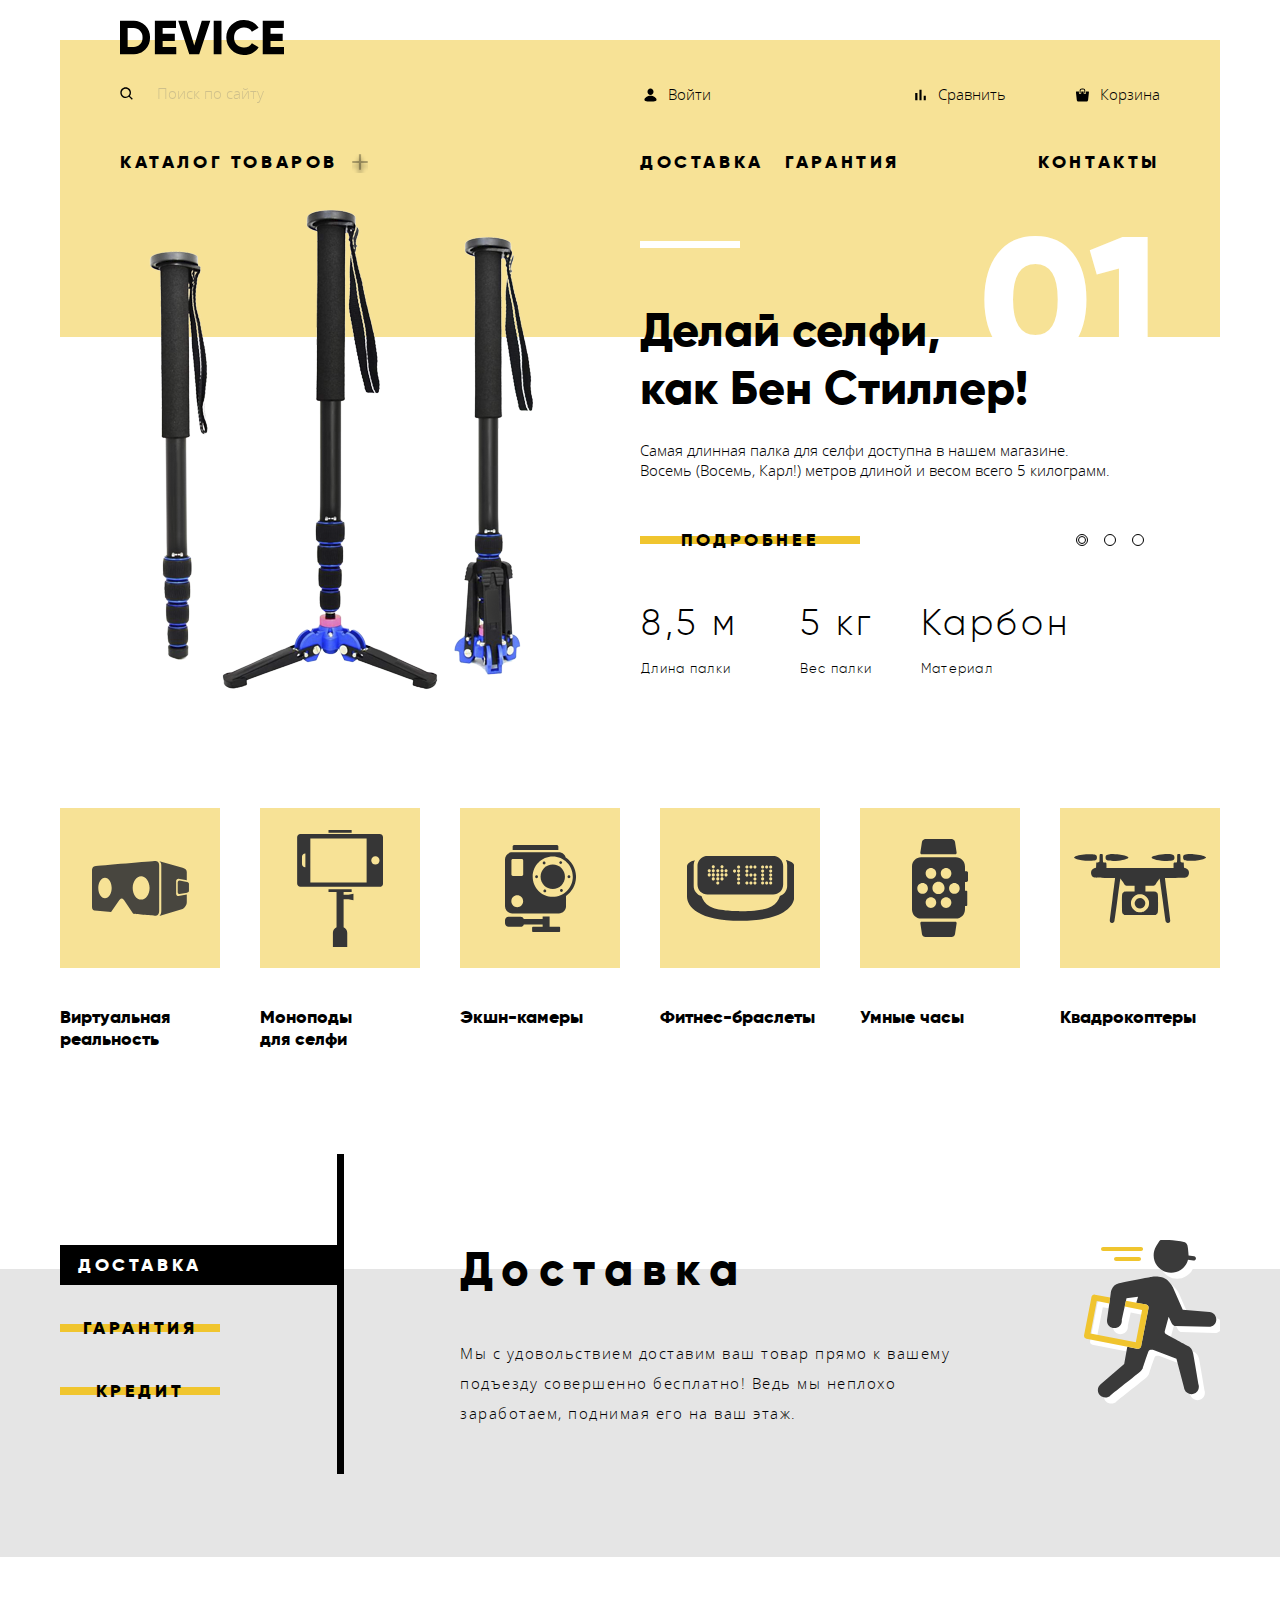
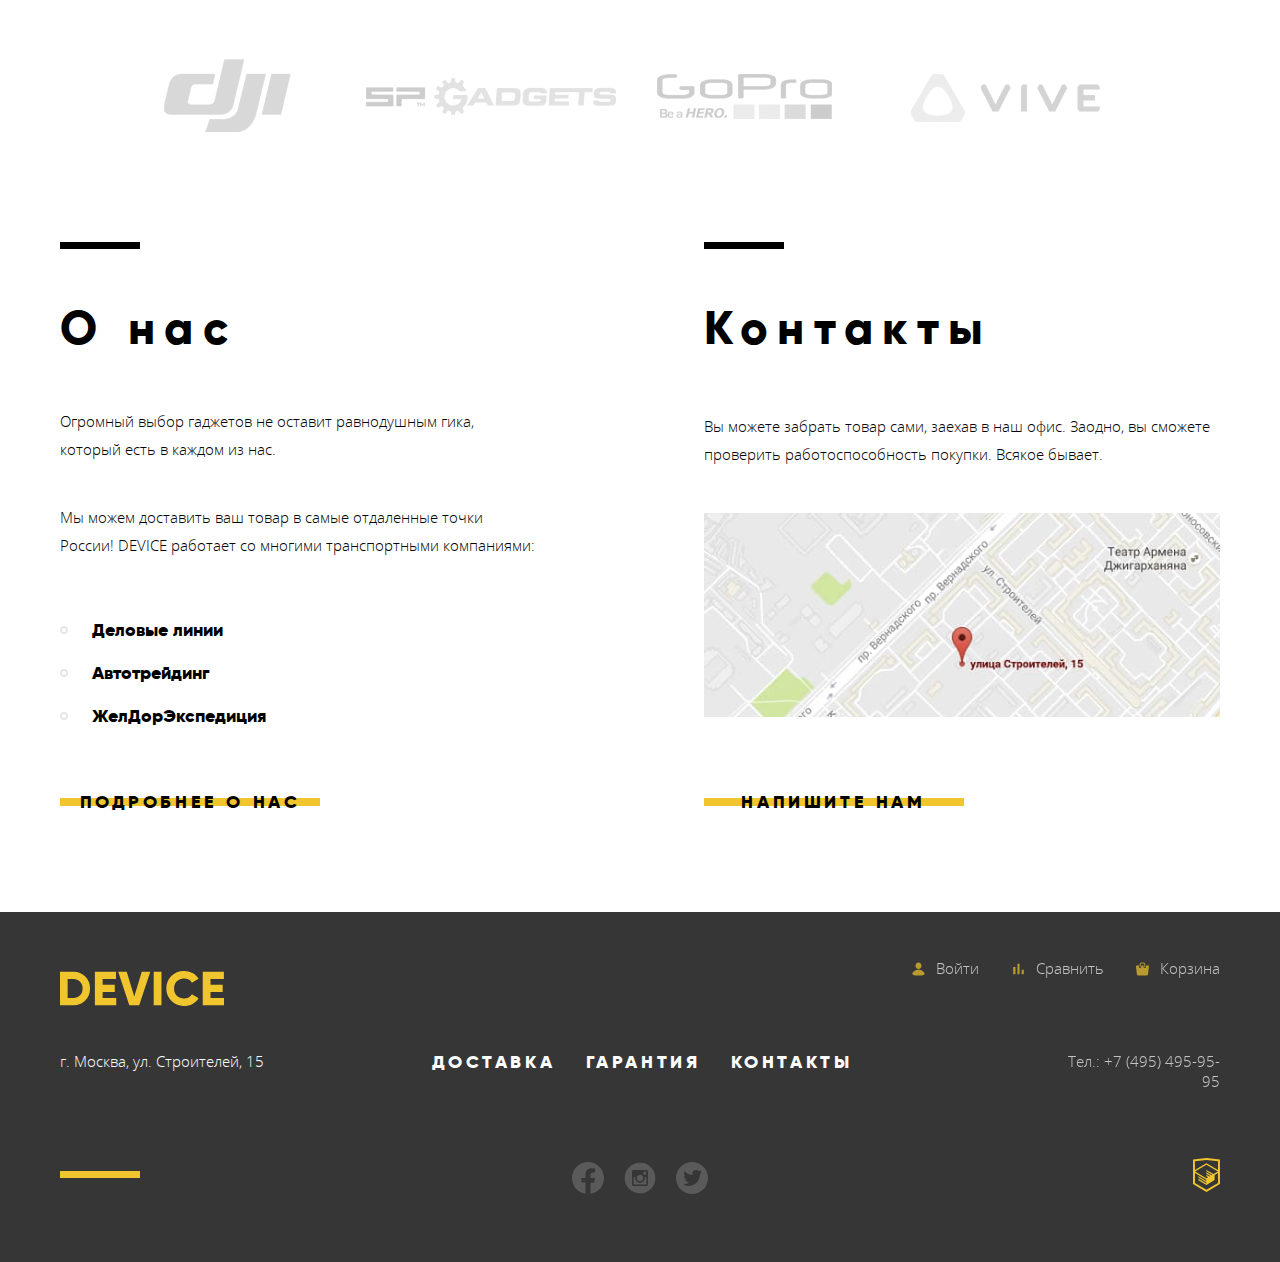
<file: index.html>
<!DOCTYPE html>
<html lang="ru" class="page">

<head>
  <meta charset="utf-8">
  <title>HTML Academy: Девайс</title>
  <link rel="icon" href="favicon.ico">
  <link rel="icon" href="img/favicon/favicon.svg" type="image/svg+xml">
  <link rel="apple-touch-icon" href="img/favicon/180.png">
  <link rel="manifest" href="manifest.webmanifest">
  <link rel="stylesheet" href="css/normalize.css">
  <link rel="stylesheet" href="css/style.min.css">
</head>

<body class="body">
  <header class="header">
    <a href="" class="logo">
      <img src="img/index/header/header-logo.svg" alt="company-logo" width="164" height="35" class="header-logo">
    </a>
    <h1 class="non-visible-element">Техника для съёмки</h1>
    <div class="wrapper-top-header">
      <form action="get" class="search">
          <label for="search" class="non-visible-element"></label>
          <input aria-label="Поиск" type="search" id="search" placeholder="Поиск по сайту" class="sans">
          <span class="decorate-icon"></span>
          <button aria-label="Кнопка найти" class="search-btn">Найти</button>
      </form>
      <div class="wrapper-header-log-comp-basket">
        <div class="wrapper-log-in-out">
          <a href="blank.html" class="log-in-out sans">
            <svg width="9" height="10" viewBox="0 0 9 10" fill="none" xmlns="http://www.w3.org/2000/svg">
              <path d="M4.49996 0.333328C5.69704 0.333328 6.66663 1.3775 6.66663 2.66666C6.66663 3.95583 5.69704 5 4.49996 5C3.30288 5 2.33329 3.95583 2.33329 2.66666C2.33329 1.3775 3.30288 0.333328 4.49996 0.333328ZM4.49996 9.66666C4.49996 9.66666 8.83329 9.66666 8.83329 8.5C8.83329 7.1 6.72079 5.58333 4.49996 5.58333C2.27913 5.58333 0.166626 7.1 0.166626 8.5C0.166626 9.66666 4.49996 9.66666 4.49996 9.66666Z" fill="black" />
            </svg>
            Войти
          </a>
          <button class="out-btn">Выйти</button>
        </div>
        <div class="wrapper-comp-basket">
          <a href="blank.html" class="compare sans">
            <svg width="10" height="10" viewBox="0 0 10 10" fill="none" xmlns="http://www.w3.org/2000/svg">
              <path d="M0.916748 3.36667H2.66675V9.08334H0.916748V3.36667ZM4.18342 0.916672H5.81675V9.08334H4.18342V0.916672ZM7.45008 5.58334H9.08342V9.08334H7.45008V5.58334Z" fill="black" />
            </svg>
            Сравнить
          </a>
          <a href="blank.html" class="basket sans">
            <svg width="10" height="10" viewBox="0 0 10 10" fill="none" xmlns="http://www.w3.org/2000/svg">
              <path d="M9.86215 2.5217C9.79278 2.43991 9.69341 2.39316 9.58927 2.39316H7.65774V3.4188C7.65774 3.89008 7.25359 4.2735 6.75684 4.2735C6.26008 4.2735 5.85593 3.89008 5.85593 3.4188V2.39316H4.05413V3.4188C4.05413 3.89008 3.64999 4.2735 3.15323 4.2735C2.65648 4.2735 2.25233 3.89008 2.25233 3.4188V2.39316H0.32089C0.216656 2.39316 0.117286 2.43991 0.0479169 2.5217C-0.0215425 2.6035 -0.0544254 2.71256 -0.0425335 2.82145L0.605665 8.78461C0.617737 9.45692 1.14179 9.99999 1.78431 9.99999H8.12584C8.76828 9.99999 9.29233 9.45692 9.30449 8.78452L9.95269 2.82136C9.96449 2.71256 9.93161 2.6035 9.86215 2.5217Z" fill="black" />
              <path d="M3.15333 3.76068C3.35207 3.76068 3.51369 3.60735 3.51369 3.4188V1.53846C3.51369 1.01051 4.07486 0.683761 4.59477 0.683761H5.49567C6.04288 0.683761 6.39657 1.01923 6.39657 1.53846V3.4188C6.39657 3.60735 6.55829 3.76068 6.75693 3.76068C6.95558 3.76068 7.11729 3.60735 7.11729 3.4188V1.53846C7.11729 0.647009 6.43531 0 5.49567 0H4.59477C3.60126 0 2.79297 0.690171 2.79297 1.53846V3.4188C2.79297 3.60735 2.95459 3.76068 3.15333 3.76068Z" fill="black" />
            </svg>
            Корзина
          </a>
        </div>
      </div>
    </div>
    <nav class="menu">
      <ul class="menu-catalog">
        <li class="menu-item-catalog catalog">
          <a href="catalog.html" class="item-catalog hov-foc-opacity-text">
            Каталог товаров
          </a>
          <div class="wrapper-drop-down-menu">
            <div class="drop-down-menu sans">
              <ul class="wrapper-first-column">
                <li class="drop-down-item">
                  <a href="catalog.html">
                    Виртуальная реальность
                  </a>
                </li>
                <li class="drop-down-item">
                  <a href="catalog.html">
                    Моноподы для селфи
                  </a>
                </li>
                <li class="drop-down-item">
                  <a href="catalog.html">
                    Экшн-камеры
                  </a>
                </li>
              </ul>
              <ul class="wrapper-second-column">
                <li class="drop-down-item">
                  <a href="catalog.html">
                    Фитнес-браслеты
                  </a>
                </li>
                <li class="drop-down-item">
                  <a href="catalog.html">
                    Умные часы
                  </a>
                </li>
              </ul>
              <ul class="wrapper-third-column">
                <li class="drop-down-item">
                  <a href="catalog.html">
                    Квадрокоптер
                  </a>
                </li>
              </ul>
            </div>
          </div>
        </li>
        <li class="menu-item-catalog delivery">
          <a href="blank.html" class="hov-foc-opacity-text">
            Доставка
          </a>
        </li>
        <li class="menu-item-catalog guarantee">
          <a href="blank.html" class="hov-foc-opacity-text">
            Гарантия
          </a>
        </li>
        <li class="menu-item-catalog contacts">
          <a href="blank.html" class="hov-foc-opacity-text">
            Контакты
          </a>
        </li>
      </ul>
    </nav>
  </header>
  <main class="body-main">
    <section class="modal">
      <h3 class="non-visible-element">Обратная связь</h3>
      <!-- убрать класс visible для модального окна -->
      <form action="get" class="modal-form">
        <fieldset class="modal-name-email">
          <div class="wrapper-name">
            <label for="modale-name">Ваше имя:</label>
            <input aria-label="Поле для имени и фамилии" type="text" class="modal-form-name" id="modale-name" placeholder="Имя Фамилия">
          </div>
          <div class="wrapper-email">
            <label for="modale-email">Ваш e-mail:</label>
            <input aria-label="Поле для электронной почты" type="email" class="modal-form-email" id="modale-email" placeholder="email@example.com">
          </div>
        </fieldset>
        <div class="wrapper-textmail">
          <label for="modale-textemail">Текст письма:</label>
          <textarea aria-label="Поле для текста" name="textmail" class="modal-form-textmail" id="modale-textemail" cols="30" rows="10" placeholder="В свободной форме"></textarea>
        </div>
        <div class="wrapper-input-send modal-input bg">
          <input aria-label="Кнопка отправить форму" type="submit" class="send-form button " value="Отправить">
        </div>
        <div class="wrapper-close">
          <span class="close-first"></span>
          <span class="close-second"></span>
        </div>
      </form>
    </section>
    <section class="news">
      <div class="wrapper-main-page-product-first">
        <img src="img/index/main/slider-11.png" class="main-image" alt="the longest selfie stick" width="384" height="486">
        <div class="description">
          <div class="wrapper-number">
            <div class="number">01</div>
          </div>
          <h2 class="phrase big-gilroy">
            Делай селфи,<br>
            как Бен Стиллер!
          </h2>
          <p class="information sans">
            Самая длинная палка для селфи доступна в нашем магазине.<br>
            Восемь (Восемь, Карл!) метров длиной и весом всего 5 килограмм.
          </p>
          <div class="wrapper-detail-points">
            <a href="catalog.html" class="detail bg">
              подробнее
            </a>
            <ul class="points">
              <li><button aria-label="Кнопка перехода на первый слайд" class="point first">
                  <!-- empty button --></button></li>
              <li><button aria-label="Кнопка перехода на второй слайд" class="point second">
                  <!-- empty button --></button></li>
              <li><button aria-label="Кнопка перехода на третий слайд" class="point third">
                  <!-- empty button --></button></li>
            </ul>
          </div>
          <table class="product-details">
            <tr>
              <td>8,5 м</td>
              <td>5 кг</td>
              <td>Карбон</td>
            </tr>
            <tr class="smallest">
              <td>Длина палки</td>
              <td>Вес палки</td>
              <td>Материал</td>
            </tr>
          </table>
        </div>
      </div>
      <div class="wrapper-main-page-product-second hide">
        <img src="img/index/main/slider-21.png" class="main-image" alt="fitness bracelet" width="345" height="485">
        <div class="description">
          <div class="wrapper-number">
            <div class="number">02</div>
          </div>
          <h2 class="phrase big-gilroy">
            Худеем<br>
            правильно!
          </h2>
          <p class="information sans">
            Мотивирующие фитнес-браслеты помогут найти в себе силы<br>
            не пропускать занятия и соблюдать диету.
          </p>
          <div class="wrapper-detail-points">
            <a href="catalog.html" class="detail bg">
              подробнее
            </a>
            <ul class="points">
              <li><button aria-label="Кнопка перехода на первый слайд" class="point first">
                  <!-- empty button --></button></li>
              <li><button aria-label="Кнопка перехода на второй слайд" class="point second">
                  <!-- empty button --></button></li>
              <li><button aria-label="Кнопка перехода на третий слайд" class="point third">
                  <!-- empty button --></button></li>
            </ul>
          </div>
          <table class="product-details">
            <tr>
              <td>48 часов</td>
            </tr>
            <tr class="smallest">
              <td>Без подзарядки</td>
            </tr>
          </table>
        </div>
      </div>
      <div class="wrapper-main-page-product-third hide">
        <img src="img/index/main/slider-31.png" class="main-image" alt="quadcopter" width="526" height="334">
        <div class="description">
          <div class="wrapper-number">
            <div class="number">03</div>
          </div>
          <h2 class="phrase big-gilroy">
            Порхает как бабочка,<br>
            жалит как пчела!
          </h2>
          <p class="information sans">
            Этот обычный, на первый взгляд, квадрокоптер оснащен<br>
            мощным лазером, замаскированным под стандартную камеру.
          </p>
          <div class="wrapper-detail-points">
            <a href="catalog.html" class="detail bg">
              подробнее
            </a>
            <ul class="points">
              <li><button aria-label="Кнопка перехода на первый слайд" class="point first">
                  <!-- empty button --></button></li>
              <li><button aria-label="Кнопка перехода на второй слайд" class="point second">
                  <!-- empty button --></button></li>
              <li><button aria-label="Кнопка перехода на третий слайд" class="point third">
                  <!-- empty button --></button></li>
            </ul>
          </div>
          <table class="product-details">
            <tr>
              <td>800 м</td>
              <td>50 м</td>
            </tr>
            <tr class="smallest">
              <td>Дальность полета</td>
              <td>Радиус поражения</td>
            </tr>
          </table>
        </div>
      </div>            
    </section>
    <section class="products-menu">
      <h2 class="non-visible-element">Продуктовое меню</h2>
      <a href="catalog.html" class="item first">
        <!-- <div class="product-img"></div> -->
        <div class="small-product-description hov-foc-opacity-text">Виртуальная<br> реальность</div>
      </a>
      <a href="catalog.html" class="item second">
        <!-- <div class="product-img"></div> -->
        <div class="small-product-description hov-foc-opacity-text">Моноподы<br> для селфи</div>
      </a>
      <a href="catalog.html" class="item third">
        <!-- <div class="product-img"></div> -->
        <div class="small-product-description hov-foc-opacity-text">Экшн-камеры</div>
      </a>
      <a href="catalog.html" class="item fourth">
        <!-- <div class="product-img"></div> -->
        <div class="small-product-description hov-foc-opacity-text">Фитнес-браслеты</div>
      </a>
      <a href="catalog.html" class="item fifth">
        <!-- <div class="product-img"></div> -->
        <div class="small-product-description hov-foc-opacity-text">Умные часы</div>
      </a>
      <a href="catalog.html" class="item six">
        <!-- <div class="product-img"></div> -->
        <div class="small-product-description hov-foc-opacity-text">Квадрокоптеры</div>
      </a>
    </section>
    <section class="delivery-guarrantee-credit">
      <h2 class="non-visible-element">Услуги компании</h2>
      <div class="underwrapper-d-g-c">
        <div class="wrapper-switch-menu">
          <ul class="switch-menu">
            <li class="switch-first slider-open bg">
              Доставка
            </li>
            <li class="switch-second bg">
              Гарантия
            </li>
            <li class="switch-third bg">
              Кредит
            </li>
          </ul>
        </div>
        <ul class="slider">
          <li class="slider-first ">
            <div class="switch-description">
              <p class="big-gilroy">Доставка</p>
              <p class="sans">
                Мы с удовольствием доставим ваш товар прямо к вашему<br>
                подъезду совершенно бесплатно! Ведь мы неплохо<br>
                заработаем, поднимая его на ваш этаж.
              </p>
            </div>
          </li>
          <li class="slider-second hide ">
            <div class="switch-description">
              <p class="big-gilroy">Гарантия</p>
              <p class="sans">
                Если из-за возгорания купленного у нас товара у вас сгорит дом —<br>
                не переживайте, мы выдадим вам новый.<br>
                Товар, не дом, конечно же.
              </p>
            </div>
          </li>
          <li class="slider-third hide">
            <div class="switch-description">
              <p class="big-gilroy">Кредит</p>
              <p class="sans">
                Залезть в долговую яму стало проще! Кредитные консультанты<br>
                подберут для вас наиболее выгодные<br>
                условия кредита. Выгодные для нашего банка, разумеется.
              </p>
            </div>
          </li>
        </ul>
        <!--         <div class="switch-image">
        </div> -->
      </div>
      <div class="underside"></div>
    </section>
    <section class="partners">
      <h2 class="non-visible-element">Партнеры</h2>
      <ul>
        <li>
          <img src="img/index/main/logo-11res.png" alt="first partner" class="" width="260" height="100">
        </li>
        <li>
          <img src="img/index/main/logo-21res.png" alt="second partner" class="" width="260" height="100">
        </li>
        <li>
          <img src="img/index/main/logo-31res.png" alt="third partner" class="" width="260" height="100">
        </li>
        <li>
          <img src="img/index/main/logo-41res.png" alt="fourth partner" class="" width="260" height="100">
        </li>
      </ul>
    </section>
    <section class="company-information">
      <h2 class="non-visible-element">Информация о компании</h2>
      <div class="about-us">
        <p class="big-gilroy">О нас</p>
        <p class="comp-inf-first sans">Огромный выбор гаджетов не оставит равнодушным гика,<br>
          который есть в каждом из нас.
        </p>
        <p class="comp-inf-sec sans">Мы можем доставить ваш товар в самые отдаленные точки<br>
          России! DEVICE работает со многими транспортными компаниями:
        </p>
        <ul class="list-of-types">
          <li>Деловые линии</li>
          <li>Автотрейдинг</li>
          <li>ЖелДорЭкспедиция</li>
        </ul>
        <a href="blank.html" class="detail bg">
          подробнее о нас
        </a>
      </div>
      <div class="company-contacts">
        <p class="big-gilroy">Контакты</p>
        <p class="comp-inf sans">Вы можете забрать товар сами, заехав в наш офис. Заодно, вы сможете<br>
          проверить работоспособность покупки. Всякое бывает.
        </p>
        <a href="map-big" class="map">
          <img src="img/index/main/map1res.jpg" alt="map" width="560" height="220" class="map-img">
        </a>
        <a href="form.html" class="detail open-modal bg">
          напишите нам
        </a>
      </div>
    </section>
    <section class="modal-map">
      <h3 class="non-visible-element">Карта</h3>
      <!-- убрать класс visible для модального окна -->
      <iframe src="https://www.google.com/maps/embed?pb=!1m18!1m12!1m3!1d2249.1125488779976!2d37.52742931592807!3d55.687030980535816!2m3!1f0!2f0!3f0!3m2!1i1024!2i768!4f13.1!3m3!1m2!1s0x46b54cf65f5c8955%3A0x694710ccd55501e!2z0YPQuy4g0KHRgtGA0L7QuNGC0LXQu9C10LksIDE1LCDQnNC-0YHQutCy0LAsIDExOTMxMQ!5e0!3m2!1sru!2sru!4v1614568905714!5m2!1sru!2sru" width="980" height="581" style="border:0;" allowfullscreen="" loading="lazy"></iframe>
      <div class="wrapper-close">
        <span class="close-first"></span>
        <span class="close-second"></span>
      </div>
    </section>
  </main>
  <footer class="footer">
    <div class="top-footer">
      <a href="index.html" class="logo-footer">
        <img src="img/index/footer/logo-footer.svg" alt="company-logo" width="164" height="35" class="footer-logo">
      </a>
      <div class="wrapper-log-comp-basket">
        <div class="wrapper-log-in-out">
          <a href="blank.html" class="log-in-out sans">
            <svg width="9" height="10" viewBox="0 0 9 10" fill="none" xmlns="http://www.w3.org/2000/svg">
              <path d="M4.49996 0.333328C5.69704 0.333328 6.66663 1.3775 6.66663 2.66666C6.66663 3.95583 5.69704 5 4.49996 5C3.30288 5 2.33329 3.95583 2.33329 2.66666C2.33329 1.3775 3.30288 0.333328 4.49996 0.333328ZM4.49996 9.66666C4.49996 9.66666 8.83329 9.66666 8.83329 8.5C8.83329 7.1 6.72079 5.58333 4.49996 5.58333C2.27913 5.58333 0.166626 7.1 0.166626 8.5C0.166626 9.66666 4.49996 9.66666 4.49996 9.66666Z" fill="black" />
            </svg>
            Войти
          </a>
        </div>
        <a href="blank.html" class="compare sans">
          <svg width="10" height="10" viewBox="0 0 10 10" fill="none" xmlns="http://www.w3.org/2000/svg">
            <path d="M0.916748 3.36667H2.66675V9.08334H0.916748V3.36667ZM4.18342 0.916672H5.81675V9.08334H4.18342V0.916672ZM7.45008 5.58334H9.08342V9.08334H7.45008V5.58334Z" fill="black" />
          </svg>
          Сравнить
        </a>
        <a href="blank.html" class="basket sans">
          <svg width="10" height="10" viewBox="0 0 10 10" fill="none" xmlns="http://www.w3.org/2000/svg">
            <path d="M9.86215 2.5217C9.79278 2.43991 9.69341 2.39316 9.58927 2.39316H7.65774V3.4188C7.65774 3.89008 7.25359 4.2735 6.75684 4.2735C6.26008 4.2735 5.85593 3.89008 5.85593 3.4188V2.39316H4.05413V3.4188C4.05413 3.89008 3.64999 4.2735 3.15323 4.2735C2.65648 4.2735 2.25233 3.89008 2.25233 3.4188V2.39316H0.32089C0.216656 2.39316 0.117286 2.43991 0.0479169 2.5217C-0.0215425 2.6035 -0.0544254 2.71256 -0.0425335 2.82145L0.605665 8.78461C0.617737 9.45692 1.14179 9.99999 1.78431 9.99999H8.12584C8.76828 9.99999 9.29233 9.45692 9.30449 8.78452L9.95269 2.82136C9.96449 2.71256 9.93161 2.6035 9.86215 2.5217Z" fill="black" />
            <path d="M3.15333 3.76068C3.35207 3.76068 3.51369 3.60735 3.51369 3.4188V1.53846C3.51369 1.01051 4.07486 0.683761 4.59477 0.683761H5.49567C6.04288 0.683761 6.39657 1.01923 6.39657 1.53846V3.4188C6.39657 3.60735 6.55829 3.76068 6.75693 3.76068C6.95558 3.76068 7.11729 3.60735 7.11729 3.4188V1.53846C7.11729 0.647009 6.43531 0 5.49567 0H4.59477C3.60126 0 2.79297 0.690171 2.79297 1.53846V3.4188C2.79297 3.60735 2.95459 3.76068 3.15333 3.76068Z" fill="black" />
          </svg>
          Корзина
        </a>
      </div>
    </div>
    <div class="middle-footer">
      <div class="adress sans">г. Москва, ул. Строителей, 15
      </div>
      <ul class="footer-list">
        <li>
          <a href="blank.html" class="hov-foc-opacity-text">
            доставка
          </a>
        </li>
        <li>
          <a href="blank.html" class="hov-foc-opacity-text">
            гарантия
          </a>
        </li>
        <li>
          <a href="blank.html" class="hov-foc-opacity-text">
            контакты
          </a>
        </li>
      </ul>
      <a href="tel:+74954959595" class="telephone sans">Тел.: +7 (495) 495-95-95</a>
    </div>
    <div class="bottom-footer">
      <div class="social">
        <ul>
          <li>
            <a href="#" class="social-img fb">
            </a>
          </li>
          <li>
            <a href="#" class="social-img inst">
            </a>
          </li>
          <li>
            <a href="#" class="social-img tw">
            </a>
          </li>
        </ul>
      </div>
      <a href="https://htmlacademy.ru/study" class="academy-logo hov-foc-opacity-text">
        <svg width="27" height="34" viewBox="0 0 27 34" fill="none" xmlns="http://www.w3.org/2000/svg">
          <g clip-path="url(#clip0)">
            <path d="M13.62 0.0169551L13.472 0L0 1.40827V26.0042L13.473 34L26.903 26.0311L26.945 26.0062V1.40827L13.62 0.0169551ZM25.019 12.095L13.495 5.31992L13.494 5.21619L13.407 5.26606L13.319 5.21021V5.31892L1.925 12.086V3.13869L13.473 1.92989L25.02 3.13869V12.095H25.019ZM13.405 6.76908L24.923 13.4644L20.444 16.0974L13.351 11.8875L13.337 13.2988L19.241 16.8025L18.381 17.3082L13.351 14.3241L13.337 15.7353L17.164 18.0043L16.382 18.526L13.351 16.7437L13.337 18.1529L15.19 19.2411L13.39 20.3192L2.034 13.586L13.405 6.76908ZM1.925 15.0871L13.336 21.8601L13.352 22.9014L5.41 18.1859L5.395 19.5981L13.374 24.3805L13.392 25.4536L5.419 20.7261L5.406 22.1364L13.427 26.9457L13.473 26.9706L21.616 22.1115L21.605 16.9481L25.02 14.9175V24.9121L13.472 31.7659L1.925 24.9131V15.0871Z" fill="#F0C52E" />
          </g>
          <defs>
            <clipPath id="clip0">
              <rect width="26.943" height="34" fill="white" />
            </clipPath>
          </defs>
        </svg>
      </a>
    </div>
  </footer>
  <script src="modal.min.js"></script>
</body>

</html>
</file>
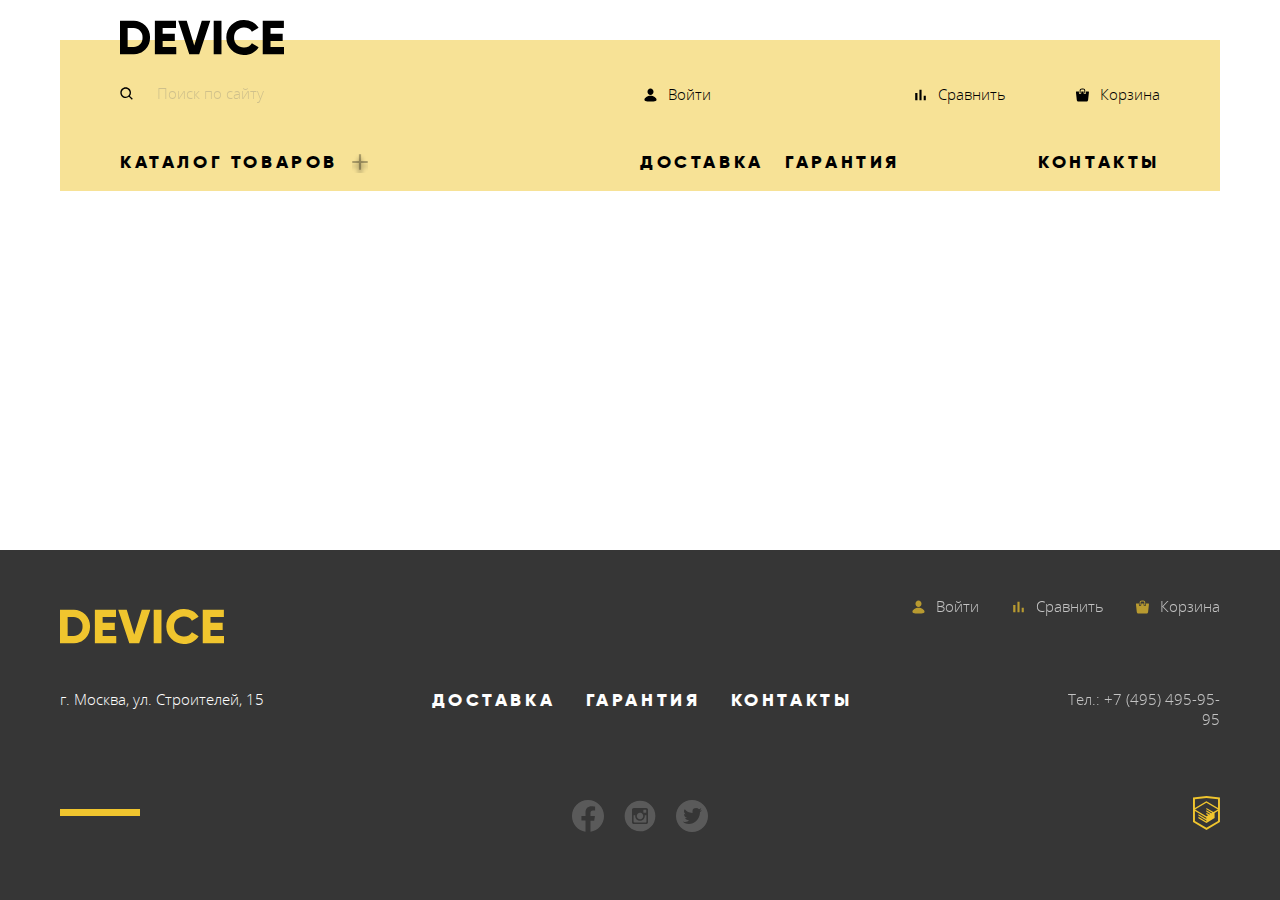
<file: blank.html>
<!DOCTYPE html>
<html lang="ru" class="page">

<head>
  <meta charset="utf-8">
  <title>HTML Academy: Девайс</title>
  <link rel="icon" href="favicon.ico">
  <link rel="icon" href="img/favicon/favicon.svg" type="image/svg+xml">
  <link rel="apple-touch-icon" href="img/favicon/180.png">
  <link rel="manifest" href="manifest.webmanifest">  
  <link rel="stylesheet" href="css/normalize.css">
  <link rel="stylesheet" href="css/style.min.css">
</head>

<body class="body">
  <header class="header">
    <a href="index.html" class="logo">
      <img src="img/index/header/header-logo.svg" alt="company-logo" width="164" height="35" class="header-logo">
    </a>
    <h1 class="non-visible-element">Техника для съёмки</h1>
    <div class="wrapper-top-header">
      <form action="get" class="search">
          <label for="search" class="non-visible-element"></label>
          <input aria-label="Поиск" type="search" id="search" placeholder="Поиск по сайту" class="sans">
          <span class="decorate-icon"></span>
          <button aria-label="Кнопка найти" class="search-btn">Найти</button>
      </form>
      <div class="wrapper-header-log-comp-basket">
        <div class="wrapper-log-in-out">
          <a href="blank.html" class="log-in-out sans">
            <svg width="9" height="10" viewBox="0 0 9 10" fill="none" xmlns="http://www.w3.org/2000/svg">
              <path d="M4.49996 0.333328C5.69704 0.333328 6.66663 1.3775 6.66663 2.66666C6.66663 3.95583 5.69704 5 4.49996 5C3.30288 5 2.33329 3.95583 2.33329 2.66666C2.33329 1.3775 3.30288 0.333328 4.49996 0.333328ZM4.49996 9.66666C4.49996 9.66666 8.83329 9.66666 8.83329 8.5C8.83329 7.1 6.72079 5.58333 4.49996 5.58333C2.27913 5.58333 0.166626 7.1 0.166626 8.5C0.166626 9.66666 4.49996 9.66666 4.49996 9.66666Z" fill="black" />
            </svg>
            Войти
          </a>
          <button class="out-btn">Выйти</button>
        </div>
        <div class="wrapper-comp-basket">
          <a href="blank.html" class="compare sans">
            <svg width="10" height="10" viewBox="0 0 10 10" fill="none" xmlns="http://www.w3.org/2000/svg">
              <path d="M0.916748 3.36667H2.66675V9.08334H0.916748V3.36667ZM4.18342 0.916672H5.81675V9.08334H4.18342V0.916672ZM7.45008 5.58334H9.08342V9.08334H7.45008V5.58334Z" fill="black" />
            </svg>
            Сравнить
          </a>
          <a href="blank.html" class="basket sans">
            <svg width="10" height="10" viewBox="0 0 10 10" fill="none" xmlns="http://www.w3.org/2000/svg">
              <path d="M9.86215 2.5217C9.79278 2.43991 9.69341 2.39316 9.58927 2.39316H7.65774V3.4188C7.65774 3.89008 7.25359 4.2735 6.75684 4.2735C6.26008 4.2735 5.85593 3.89008 5.85593 3.4188V2.39316H4.05413V3.4188C4.05413 3.89008 3.64999 4.2735 3.15323 4.2735C2.65648 4.2735 2.25233 3.89008 2.25233 3.4188V2.39316H0.32089C0.216656 2.39316 0.117286 2.43991 0.0479169 2.5217C-0.0215425 2.6035 -0.0544254 2.71256 -0.0425335 2.82145L0.605665 8.78461C0.617737 9.45692 1.14179 9.99999 1.78431 9.99999H8.12584C8.76828 9.99999 9.29233 9.45692 9.30449 8.78452L9.95269 2.82136C9.96449 2.71256 9.93161 2.6035 9.86215 2.5217Z" fill="black" />
              <path d="M3.15333 3.76068C3.35207 3.76068 3.51369 3.60735 3.51369 3.4188V1.53846C3.51369 1.01051 4.07486 0.683761 4.59477 0.683761H5.49567C6.04288 0.683761 6.39657 1.01923 6.39657 1.53846V3.4188C6.39657 3.60735 6.55829 3.76068 6.75693 3.76068C6.95558 3.76068 7.11729 3.60735 7.11729 3.4188V1.53846C7.11729 0.647009 6.43531 0 5.49567 0H4.59477C3.60126 0 2.79297 0.690171 2.79297 1.53846V3.4188C2.79297 3.60735 2.95459 3.76068 3.15333 3.76068Z" fill="black" />
            </svg>
            Корзина
          </a>
        </div>
      </div>
    </div>
    <nav class="menu">
      <ul class="menu-catalog">
        <li class="menu-item-catalog catalog">
          <a href="catalog.html" class="item-catalog hov-foc-opacity-text">
            Каталог товаров
          </a>
          <div class="wrapper-drop-down-menu">
            <div class="drop-down-menu sans">
              <ul class="wrapper-first-column">
                <li class="drop-down-item">
                  <a href="catalog.html">
                    Виртуальная реальность
                  </a>
                </li>
                <li class="drop-down-item">
                  <a href="catalog.html">
                    Моноподы для селфи
                  </a>
                </li>
                <li class="drop-down-item">
                  <a href="catalog.html">
                    Экшн-камеры
                  </a>
                </li>
              </ul>
              <ul class="wrapper-second-column">
                <li class="drop-down-item">
                  <a href="catalog.html">
                    Фитнес-браслеты
                  </a>
                </li>
                <li class="drop-down-item">
                  <a href="catalog.html">
                    Умные часы
                  </a>
                </li>
              </ul>
              <ul class="wrapper-third-column">
                <li class="drop-down-item">
                  <a href="catalog.html">
                    Квадрокоптер
                  </a>
                </li>
              </ul>
            </div>
          </div>
        </li>
        <li class="menu-item-catalog delivery">
          <a href="blank.html" class="hov-foc-opacity-text">
            Доставка
          </a>
        </li>
        <li class="menu-item-catalog guarantee">
          <a href="blank.html" class="hov-foc-opacity-text">
            Гарантия
          </a>
        </li>
        <li class="menu-item-catalog contacts">
          <a href="blank.html" class="hov-foc-opacity-text">
            Контакты
          </a>
        </li>
      </ul>
    </nav>
  </header>
  <main>
  </main>
  <footer class="footer">
    <div class="top-footer">
      <a href="index.html" class="logo-footer">
        <img src="img/index/footer/logo-footer.svg" alt="company logo" width="164" height="35" class="footer-logo">
      </a>
      <div class="wrapper-log-comp-basket">
        <div class="wrapper-log-in-out">
          <a href="blank.html" class="log-in-out sans">
            <svg width="9" height="10" viewBox="0 0 9 10" fill="none" xmlns="http://www.w3.org/2000/svg">
            <path d="M4.49996 0.333328C5.69704 0.333328 6.66663 1.3775 6.66663 2.66666C6.66663 3.95583 5.69704 5 4.49996 5C3.30288 5 2.33329 3.95583 2.33329 2.66666C2.33329 1.3775 3.30288 0.333328 4.49996 0.333328ZM4.49996 9.66666C4.49996 9.66666 8.83329 9.66666 8.83329 8.5C8.83329 7.1 6.72079 5.58333 4.49996 5.58333C2.27913 5.58333 0.166626 7.1 0.166626 8.5C0.166626 9.66666 4.49996 9.66666 4.49996 9.66666Z" fill="black"/>
            </svg>
            Войти
          </a>
        </div>
        <a href="blank.html" class="compare sans">
          <svg width="10" height="10" viewBox="0 0 10 10" fill="none" xmlns="http://www.w3.org/2000/svg">
            <path d="M0.916748 3.36667H2.66675V9.08334H0.916748V3.36667ZM4.18342 0.916672H5.81675V9.08334H4.18342V0.916672ZM7.45008 5.58334H9.08342V9.08334H7.45008V5.58334Z" fill="black"/>
          </svg>
          Сравнить
        </a>
        <a href="blank.html" class="basket sans">
          <svg width="10" height="10" viewBox="0 0 10 10" fill="none" xmlns="http://www.w3.org/2000/svg">
          <path d="M9.86215 2.5217C9.79278 2.43991 9.69341 2.39316 9.58927 2.39316H7.65774V3.4188C7.65774 3.89008 7.25359 4.2735 6.75684 4.2735C6.26008 4.2735 5.85593 3.89008 5.85593 3.4188V2.39316H4.05413V3.4188C4.05413 3.89008 3.64999 4.2735 3.15323 4.2735C2.65648 4.2735 2.25233 3.89008 2.25233 3.4188V2.39316H0.32089C0.216656 2.39316 0.117286 2.43991 0.0479169 2.5217C-0.0215425 2.6035 -0.0544254 2.71256 -0.0425335 2.82145L0.605665 8.78461C0.617737 9.45692 1.14179 9.99999 1.78431 9.99999H8.12584C8.76828 9.99999 9.29233 9.45692 9.30449 8.78452L9.95269 2.82136C9.96449 2.71256 9.93161 2.6035 9.86215 2.5217Z" fill="black"/>
          <path d="M3.15333 3.76068C3.35207 3.76068 3.51369 3.60735 3.51369 3.4188V1.53846C3.51369 1.01051 4.07486 0.683761 4.59477 0.683761H5.49567C6.04288 0.683761 6.39657 1.01923 6.39657 1.53846V3.4188C6.39657 3.60735 6.55829 3.76068 6.75693 3.76068C6.95558 3.76068 7.11729 3.60735 7.11729 3.4188V1.53846C7.11729 0.647009 6.43531 0 5.49567 0H4.59477C3.60126 0 2.79297 0.690171 2.79297 1.53846V3.4188C2.79297 3.60735 2.95459 3.76068 3.15333 3.76068Z" fill="black"/>
          </svg>
          Корзина
        </a>
      </div>
    </div>
    <div class="middle-footer">
      <div class="adress sans">г. Москва, ул. Строителей, 15
      </div>
      <ul class="footer-list">
        <li>
          <a href="blank.html" class="hov-foc-opacity-text">
            доставка
          </a>
        </li>
        <li>
          <a href="blank.html" class="hov-foc-opacity-text">
            гарантия
          </a>
        </li>
        <li>
          <a href="blank.html" class="hov-foc-opacity-text">
            контакты
          </a>
        </li>
      </ul>
      <a href="+74954959595" class="telephone sans">Тел.: +7 (495) 495-95-95</a>
    </div>
    <div class="bottom-footer">
      <div class="wrapper-decorate">
        <div class="decorate"></div>
      </div>
      <div class="social">
        <ul>
          <li>
            <a href="#" class="social-img fb">
            </a>
          </li>
          <li>
            <a href="#" class="social-img inst">
            </a>
          </li>
          <li>
            <a href="#" class="social-img tw">
            </a>
          </li>
        </ul>
      </div>
      <a href="https://htmlacademy.ru/study" class="academy-logo hov-foc-opacity-text">
        <svg width="27" height="34" viewBox="0 0 27 34" fill="none" xmlns="http://www.w3.org/2000/svg">
          <g clip-path="url(#clip0)">
            <path d="M13.62 0.0169551L13.472 0L0 1.40827V26.0042L13.473 34L26.903 26.0311L26.945 26.0062V1.40827L13.62 0.0169551ZM25.019 12.095L13.495 5.31992L13.494 5.21619L13.407 5.26606L13.319 5.21021V5.31892L1.925 12.086V3.13869L13.473 1.92989L25.02 3.13869V12.095H25.019ZM13.405 6.76908L24.923 13.4644L20.444 16.0974L13.351 11.8875L13.337 13.2988L19.241 16.8025L18.381 17.3082L13.351 14.3241L13.337 15.7353L17.164 18.0043L16.382 18.526L13.351 16.7437L13.337 18.1529L15.19 19.2411L13.39 20.3192L2.034 13.586L13.405 6.76908ZM1.925 15.0871L13.336 21.8601L13.352 22.9014L5.41 18.1859L5.395 19.5981L13.374 24.3805L13.392 25.4536L5.419 20.7261L5.406 22.1364L13.427 26.9457L13.473 26.9706L21.616 22.1115L21.605 16.9481L25.02 14.9175V24.9121L13.472 31.7659L1.925 24.9131V15.0871Z" fill="#F0C52E" />
          </g>
          <defs>
            <clipPath id="clip0">
              <rect width="26.943" height="34" fill="white" />
            </clipPath>
          </defs>
        </svg>
      </a>
    </div>
  </footer>
</body>

</html>
</file>
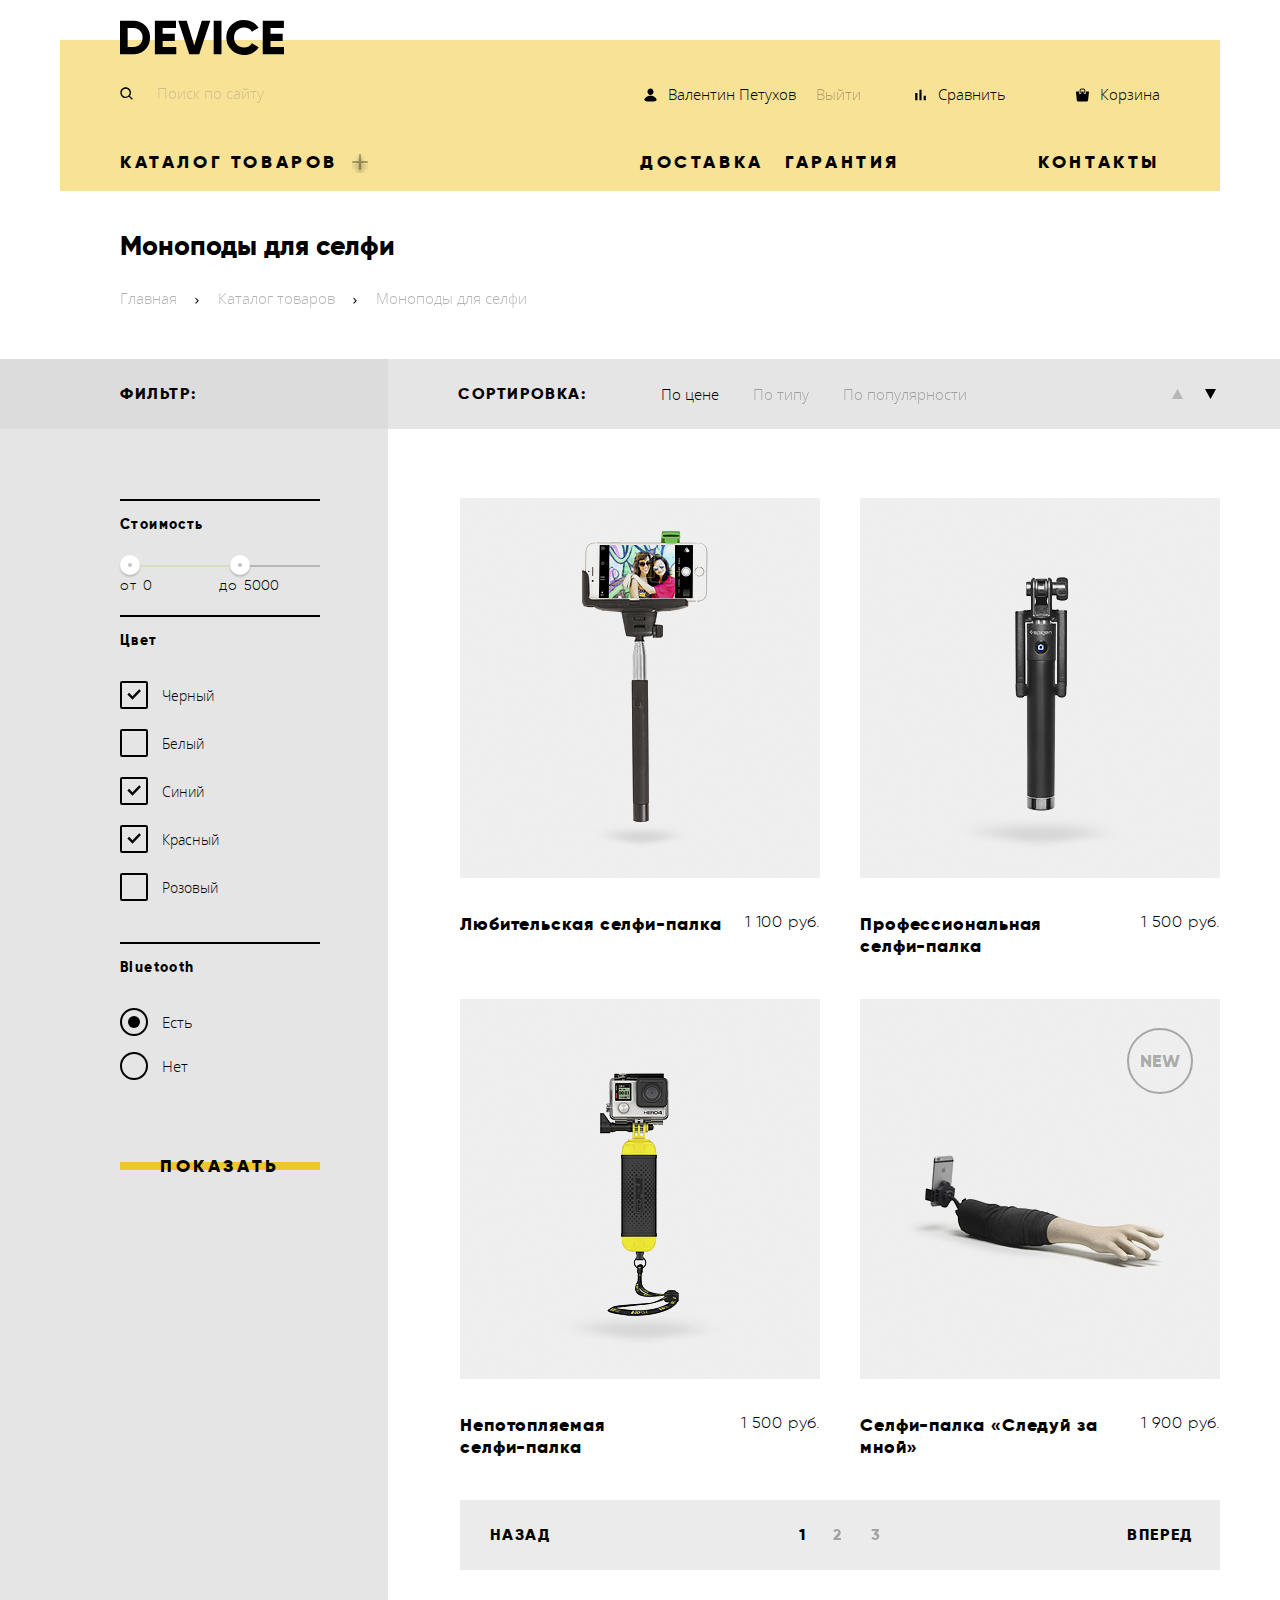
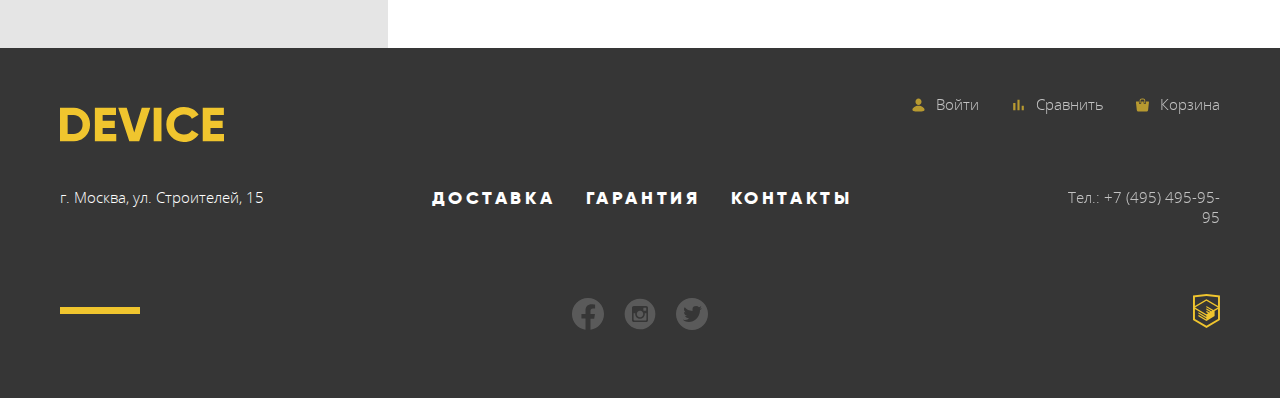
<file: catalog.html>
<!DOCTYPE html>
<html lang="ru" class="page">

<head>
  <meta charset="utf-8">
  <title>HTML Academy: Девайс</title>
  <link rel="icon" href="favicon.ico">
  <link rel="icon" href="img/favicon/favicon.svg" type="image/svg+xml">
  <link rel="apple-touch-icon" href="img/favicon/180.png">
  <link rel="manifest" href="manifest.webmanifest">
  <link rel="stylesheet" href="css/normalize.css">
  <link rel="stylesheet" href="css/style.min.css">
</head>

<body class="body">
  <header class="header">
    <a href="index.html" class="logo">
      <img src="img/index/header/header-logo.svg" alt="company-logo" width="164" height="35" class="header-logo">
    </a>
    <h1 class="non-visible-element">Техника для съёмки</h1>
    <div class="wrapper-top-header">
      <form action="get" class="search">
          <label for="search" class="non-visible-element"></label>
          <input aria-label="Поиск" type="search" id="search" placeholder="Поиск по сайту" class="sans">
          <span class="decorate-icon"></span>
          <button aria-label="Кнопка найти" class="search-btn">Найти</button>
      </form>
      <div class="wrapper-header-log-comp-basket">
        <div class="wrapper-log-in-out">
          <a href="blank.html" class="log-in-out sans">
            <svg width="9" height="10" viewBox="0 0 9 10" fill="none" xmlns="http://www.w3.org/2000/svg">
              <path d="M4.49996 0.333328C5.69704 0.333328 6.66663 1.3775 6.66663 2.66666C6.66663 3.95583 5.69704 5 4.49996 5C3.30288 5 2.33329 3.95583 2.33329 2.66666C2.33329 1.3775 3.30288 0.333328 4.49996 0.333328ZM4.49996 9.66666C4.49996 9.66666 8.83329 9.66666 8.83329 8.5C8.83329 7.1 6.72079 5.58333 4.49996 5.58333C2.27913 5.58333 0.166626 7.1 0.166626 8.5C0.166626 9.66666 4.49996 9.66666 4.49996 9.66666Z" fill="black" />
            </svg>
            Валентин Петухов
          </a>
          <button aria-label="Кнопка выхода из аккаунта" class="out-btn visible">Выйти</button>
        </div>
        <div class="wrapper-comp-basket">
          <a href="blank.html" class="compare sans">
            <svg width="10" height="10" viewBox="0 0 10 10" fill="none" xmlns="http://www.w3.org/2000/svg">
              <path d="M0.916748 3.36667H2.66675V9.08334H0.916748V3.36667ZM4.18342 0.916672H5.81675V9.08334H4.18342V0.916672ZM7.45008 5.58334H9.08342V9.08334H7.45008V5.58334Z" fill="black" />
            </svg>
            Сравнить
          </a>
          <a href="blank.html" class="basket sans">
            <svg width="10" height="10" viewBox="0 0 10 10" fill="none" xmlns="http://www.w3.org/2000/svg">
              <path d="M9.86215 2.5217C9.79278 2.43991 9.69341 2.39316 9.58927 2.39316H7.65774V3.4188C7.65774 3.89008 7.25359 4.2735 6.75684 4.2735C6.26008 4.2735 5.85593 3.89008 5.85593 3.4188V2.39316H4.05413V3.4188C4.05413 3.89008 3.64999 4.2735 3.15323 4.2735C2.65648 4.2735 2.25233 3.89008 2.25233 3.4188V2.39316H0.32089C0.216656 2.39316 0.117286 2.43991 0.0479169 2.5217C-0.0215425 2.6035 -0.0544254 2.71256 -0.0425335 2.82145L0.605665 8.78461C0.617737 9.45692 1.14179 9.99999 1.78431 9.99999H8.12584C8.76828 9.99999 9.29233 9.45692 9.30449 8.78452L9.95269 2.82136C9.96449 2.71256 9.93161 2.6035 9.86215 2.5217Z" fill="black" />
              <path d="M3.15333 3.76068C3.35207 3.76068 3.51369 3.60735 3.51369 3.4188V1.53846C3.51369 1.01051 4.07486 0.683761 4.59477 0.683761H5.49567C6.04288 0.683761 6.39657 1.01923 6.39657 1.53846V3.4188C6.39657 3.60735 6.55829 3.76068 6.75693 3.76068C6.95558 3.76068 7.11729 3.60735 7.11729 3.4188V1.53846C7.11729 0.647009 6.43531 0 5.49567 0H4.59477C3.60126 0 2.79297 0.690171 2.79297 1.53846V3.4188C2.79297 3.60735 2.95459 3.76068 3.15333 3.76068Z" fill="black" />
            </svg>
            Корзина
          </a>
        </div>
      </div>
    </div>
    <nav class="menu">
      <ul class="menu-catalog">
        <li class="menu-item-catalog catalog">
          <a href="catalog.html" class="item-catalog hov-foc-opacity-text">
            Каталог товаров
          </a>
          <div class="wrapper-drop-down-menu">
            <div class="drop-down-menu sans">
              <ul class="wrapper-first-column">
                <li class="drop-down-item">
                  <a href="catalog.html">
                    Виртуальная реальность
                  </a>
                </li>
                <li class="drop-down-item">
                  <a href="catalog.html">
                    Моноподы для селфи
                  </a>
                </li>
                <li class="drop-down-item">
                  <a href="catalog.html">
                    Экшн-камеры
                  </a>
                </li>
              </ul>
              <ul class="wrapper-second-column">
                <li class="drop-down-item">
                  <a href="catalog.html">
                    Фитнес-браслеты
                  </a>
                </li>
                <li class="drop-down-item">
                  <a href="catalog.html">
                    Умные часы
                  </a>
                </li>
              </ul>
              <ul class="wrapper-third-column">
                <li class="drop-down-item">
                  <a href="catalog.html">
                    Квадрокоптер
                  </a>
                </li>
              </ul>
            </div>
          </div>
        </li>
        <li class="menu-item-catalog delivery">
          <a href="blank.html" class="hov-foc-opacity-text">
            Доставка
          </a>
        </li>
        <li class="menu-item-catalog guarantee">
          <a href="blank.html" class="hov-foc-opacity-text">
            Гарантия
          </a>
        </li>
        <li class="menu-item-catalog contacts">
          <a href="blank.html" class="hov-foc-opacity-text">
            Контакты
          </a>
        </li>
      </ul>
    </nav>
  </header>
  <main>
    <section class="product">
      <h2 class="monopods">
        Моноподы для селфи
      </h2>
      <div class="steps">
        <a href="index.html" class="sans">
          Главная
        </a>
        <svg width="4" height="7" viewBox="0 0 4 7" fill="none" xmlns="http://www.w3.org/2000/svg" class="arrow-nav">
          <path d="M0.147461 5.94244L2.43746 3.64744L0.147461 1.35244L0.852461 0.647442L3.85246 3.64744L0.852461 6.64744L0.147461 5.94244Z" fill="black" />
        </svg>
        <a href="#" class="sans">
          Каталог товаров
        </a>
        <svg width="4" height="7" viewBox="0 0 4 7" fill="none" xmlns="http://www.w3.org/2000/svg" class="arrow-nav">
          <path d="M0.147461 5.94244L2.43746 3.64744L0.147461 1.35244L0.852461 0.647442L3.85246 3.64744L0.852461 6.64744L0.147461 5.94244Z" fill="black" />
        </svg>
        <a href="#" class=" sans">
          Моноподы для селфи
        </a>
      </div>
      <div class="wrapper-products-filter">
        <div class="wrapper-filter-sort">
          <div class="wrapper-second-filter-sort">
            <div class="wrapper-filter small-gilroy">
              фильтр:
            </div>
            <div class="products-head">
              <span class="sort small-gilroy">Сортировка:</span>
              <div class="wrapper-sort">
                <div class="wrapper-types-sort">
                  <a href="#" class="by-price sans">
                    По цене
                  </a>
                  <a href="#" class="by-type sans">
                    По типу
                  </a>
                  <a href="#" class="by-prefer sans">
                    По популярности
                  </a>
                </div>
                <div class="decorate-arrow">
                  <a href="blank.html" class="up-arrow-link">
                    <svg class="up-arrow" width="18" height="18" viewBox="0 0 18 18" fill="none" xmlns="http://www.w3.org/2000/svg">
                      <path d="M14 4L3 4L8.5 14L14 4Z" fill="black" />
                    </svg>
                  </a>
                  <a href="blank.html" class="down-arrow-link">
                    <svg class="down-arrow" width="18" height="18" viewBox="0 0 18 18" fill="none" xmlns="http://www.w3.org/2000/svg">
                      <path d="M14 4L3 4L8.5 14L14 4Z" fill="black" />
                    </svg>
                  </a>
                </div>
              </div>
            </div>
          </div>
        </div>
        <div class="products-filter">
          <div class="wrapper-product-sort-filter product-sort-filter">
            <div class="filter">
              <form class="criteria">
                <fieldset class="sort-by-price">
                  <legend class="price small-gilroy">Стоимость
                  </legend>
                  <div class="price-range">
                    <div class="range-controls">
                      <div class="scale">
                        <div class="bar"></div>
                      </div>
                      <div class="toggle toggle-min" tabindex="0"></div>
                      <div class="toggle toggle-max" tabindex="0"></div>
                    </div>
                  </div>
                  <div class="price-min-max small-gilroy">
                    <label for="price-min">от</label>
                    <input aria-label="Контрол мин цена" type="number" class="price-min" id="price-min" value="0">
                    <label for="price-max">до</label>
                    <input aria-label="Контрол макс цена" type="number" class="price-max" id="price-max" value="5000">
                  </div>
                </fieldset>
                <fieldset class="by-color">
                  <legend class="color small-gilroy">Цвет</legend>
                  <ul class="color-choice sans">
                    <li>
                      <input aria-label="Чекбокс Выбор цвета" type="checkbox" id="black" name="black" value="black-color" class="color-check color-black non-visible-element" checked>
                      <label for="black">Черный</label>
                    </li>
                    <li>
                      <input aria-label="Чекбокс Выбор цвета" type="checkbox" id="white" name="white" value="white-color" class="color-check color-white non-visible-element">
                      <label for="white">Белый</label>
                    </li>
                    <li>
                      <input aria-label="Чекбокс Выбор цвета" type="checkbox" id="blue" name="blue" value="blue-color" class="color-check color-blue non-visible-element" checked>
                      <label for="blue">Синий</label>
                    </li>
                    <li>
                      <input aria-label="Чекбокс Выбор цвета" type="checkbox" id="red" name="red" value="red-color" class="color-check color-red non-visible-element" checked>
                      <label for="red">Красный</label>
                    </li>
                    <li>
                      <input aria-label="Чекбокс Выбор цвета" type="checkbox" id="pink" name="pink" value="pink-color" class="color-check color-pink non-visible-element">
                      <label for="pink">Розовый</label>
                    </li>
                  </ul>
                </fieldset>
                <fieldset class="by-bluetooth">
                  <legend class="bluetooth small-gilroy">Bluetooth</legend>
                  <ul class="bluetooth-choice sans">
                    <li>
                      <input aria-label="Чекбокс" type="radio" class="bluetooth-check bluetooth-yes non-visible-element" name="yes-no" value="yes" id="yes" checked>
                      <label for="yes" class="sans">Есть</label>
                    </li>
                    <li>
                      <input aria-label="Чекбокс" type="radio" class="bluetooth-check bluetooth-no non-visible-element" name="yes-no" value="no" id="no">
                      <label for="no" class="sans">Нет</label>
                    </li>
                  </ul>
                </fieldset>
                <div class="wrapper-input-send bg">
                  <input aria-label="Отправка формы" type="submit" class="send-form button" value="Показать">
                </div>
              </form>
            </div>
            <div class="sort-products">
            </div>
          </div>
          <div class="products">
            <div class="wrapper-products">
              <div class="first-product">
                <a href="blank.html">
                  <div class="wrapper-item">
                    <img src="img/catalog/main/item-11res.png" alt="first item" width="360" height="380" class="item-img">
                    <div class="to-busket">
                      <div  class="to-busket-link bg">
                        В корзину
                      </div>
                      <div class="compare-link">Добавить к сравнению</div>
                    </div>
                  </div>
                  <div class="wrapper-name-price">
                    <h2 class="product-name">Любительская селфи-палка</h2>
                    <span class="product-price">1 100 руб.</span>
                  </div>
                </a>
              </div>
              <div class="second-product">
                <a href="blank.html">
                  <div class="wrapper-item">
                    <img src="img/catalog/main/item-21res.png" alt="second item" width="360" height="380" class="item-img">
                    <div class="to-busket">
                      <div class="to-busket-link bg">
                        В корзину
                      </div>
                      <div class="compare-link">Добавить к сравнению</div>
                    </div>
                  </div>
                  <div class="wrapper-name-price">
                    <h2 class="product-name">Профессиональная<br> селфи-палка </h2>
                    <span class="product-price">1 500 руб.</span>
                  </div>
                </a>
              </div>
              <div class="third-product">
                <a href="blank.html">
                  <div class="wrapper-item">
                    <img src="img/catalog/main/item-311es.png" alt="third item" width="360" height="380" class="item-img">
                    <div class="to-busket">
                      <div class="to-busket-link bg">
                        В корзину
                      </div>
                      <div class="compare-link">Добавить к сравнению</div>
                    </div>
                  </div>
                  <div class="wrapper-name-price">
                    <h2 class="product-name">Непотопляемая<br> селфи-палка</h2>
                    <span class="product-price">1 500 руб.</span>
                  </div>
                </a>
              </div>
              <div class="fourth-product">
                <a href="blank.html">
                  <div class="wrapper-item">
                    <img src="img/catalog/main/item-41res.png" alt="fourth item" width="360" height="380" class="item-img">
                    <div class="to-busket">
                      <div class="to-busket-link bg">
                        В корзину
                      </div>
                      <div class="compare-link">Добавить к сравнению</div>
                    </div>
                    <div class="new-item">
                      new
                    </div>
                  </div>
                  <div class="wrapper-name-price">
                    <h2 class="product-name">Селфи-палка «Следуй за мной»</h2>
                    <span class="product-price">1 900 руб.</span>
                  </div>
                </a>
              </div>
            </div>
            <div class="pages-control">
              <span class="back">Назад</span>
              <ul>
                <li><a href="#" class="pages page-first">1</a></li>
                <li><a href="#" class="pages page-second">2</a></li>
                <li><a href="#" class="pages page-third">3</a></li>
              </ul>
              <span class="forward">вперед</span>
            </div>
          </div>
        </div>
      </div>
    </section>
  </main>
  <footer class="footer">
    <div class="top-footer">
      <a href="index.html" class="logo-footer">
        <img src="img/index/footer/logo-footer.svg" alt="comany logo" width="164" height="35" class="footer-logo">
      </a>
      <div class="wrapper-log-comp-basket">
        <div class="wrapper-log-in-out">
          <a href="blank.html" class="log-in-out sans">
            <svg width="9" height="10" viewBox="0 0 9 10" fill="none" xmlns="http://www.w3.org/2000/svg">
              <path d="M4.49996 0.333328C5.69704 0.333328 6.66663 1.3775 6.66663 2.66666C6.66663 3.95583 5.69704 5 4.49996 5C3.30288 5 2.33329 3.95583 2.33329 2.66666C2.33329 1.3775 3.30288 0.333328 4.49996 0.333328ZM4.49996 9.66666C4.49996 9.66666 8.83329 9.66666 8.83329 8.5C8.83329 7.1 6.72079 5.58333 4.49996 5.58333C2.27913 5.58333 0.166626 7.1 0.166626 8.5C0.166626 9.66666 4.49996 9.66666 4.49996 9.66666Z" fill="black" />
            </svg>
            Войти
          </a>
        </div>
        <a href="blank.html" class="compare sans">
          <svg width="10" height="10" viewBox="0 0 10 10" fill="none" xmlns="http://www.w3.org/2000/svg">
            <path d="M0.916748 3.36667H2.66675V9.08334H0.916748V3.36667ZM4.18342 0.916672H5.81675V9.08334H4.18342V0.916672ZM7.45008 5.58334H9.08342V9.08334H7.45008V5.58334Z" fill="black" />
          </svg>
          Сравнить
        </a>
        <a href="blank.html" class="basket sans">
          <svg width="10" height="10" viewBox="0 0 10 10" fill="none" xmlns="http://www.w3.org/2000/svg">
            <path d="M9.86215 2.5217C9.79278 2.43991 9.69341 2.39316 9.58927 2.39316H7.65774V3.4188C7.65774 3.89008 7.25359 4.2735 6.75684 4.2735C6.26008 4.2735 5.85593 3.89008 5.85593 3.4188V2.39316H4.05413V3.4188C4.05413 3.89008 3.64999 4.2735 3.15323 4.2735C2.65648 4.2735 2.25233 3.89008 2.25233 3.4188V2.39316H0.32089C0.216656 2.39316 0.117286 2.43991 0.0479169 2.5217C-0.0215425 2.6035 -0.0544254 2.71256 -0.0425335 2.82145L0.605665 8.78461C0.617737 9.45692 1.14179 9.99999 1.78431 9.99999H8.12584C8.76828 9.99999 9.29233 9.45692 9.30449 8.78452L9.95269 2.82136C9.96449 2.71256 9.93161 2.6035 9.86215 2.5217Z" fill="black" />
            <path d="M3.15333 3.76068C3.35207 3.76068 3.51369 3.60735 3.51369 3.4188V1.53846C3.51369 1.01051 4.07486 0.683761 4.59477 0.683761H5.49567C6.04288 0.683761 6.39657 1.01923 6.39657 1.53846V3.4188C6.39657 3.60735 6.55829 3.76068 6.75693 3.76068C6.95558 3.76068 7.11729 3.60735 7.11729 3.4188V1.53846C7.11729 0.647009 6.43531 0 5.49567 0H4.59477C3.60126 0 2.79297 0.690171 2.79297 1.53846V3.4188C2.79297 3.60735 2.95459 3.76068 3.15333 3.76068Z" fill="black" />
          </svg>
          Корзина
        </a>
      </div>
    </div>
    <div class="middle-footer">
      <div class="adress sans">г. Москва, ул. Строителей, 15
      </div>
      <ul class="footer-list">
        <li>
          <a href="blank.html" class="hov-foc-opacity-text">
            доставка
          </a>
        </li>
        <li>
          <a href="blank.html" class="hov-foc-opacity-text">
            гарантия
          </a>
        </li>
        <li>
          <a href="blank.html" class="hov-foc-opacity-text">
            контакты
          </a>
        </li>
      </ul>
      <a href="tel:+74954959595" class="telephone sans" >Тел.: +7 (495) 495-95-95</a>
    </div>
    <div class="bottom-footer">
      <div class="social">
        <ul>
          <li>
            <a href="#" class="social-img fb">
            </a>
          </li>
          <li>
            <a href="#" class="social-img inst">
            </a>
          </li>
          <li>
            <a href="#" class="social-img tw">
            </a>
          </li>
        </ul>
      </div>
      <a href="https://htmlacademy.ru/study" class="academy-logo hov-foc-opacity-text">
        <svg width="27" height="34" viewBox="0 0 27 34" fill="none" xmlns="http://www.w3.org/2000/svg">
          <g clip-path="url(#clip0)">
            <path d="M13.62 0.0169551L13.472 0L0 1.40827V26.0042L13.473 34L26.903 26.0311L26.945 26.0062V1.40827L13.62 0.0169551ZM25.019 12.095L13.495 5.31992L13.494 5.21619L13.407 5.26606L13.319 5.21021V5.31892L1.925 12.086V3.13869L13.473 1.92989L25.02 3.13869V12.095H25.019ZM13.405 6.76908L24.923 13.4644L20.444 16.0974L13.351 11.8875L13.337 13.2988L19.241 16.8025L18.381 17.3082L13.351 14.3241L13.337 15.7353L17.164 18.0043L16.382 18.526L13.351 16.7437L13.337 18.1529L15.19 19.2411L13.39 20.3192L2.034 13.586L13.405 6.76908ZM1.925 15.0871L13.336 21.8601L13.352 22.9014L5.41 18.1859L5.395 19.5981L13.374 24.3805L13.392 25.4536L5.419 20.7261L5.406 22.1364L13.427 26.9457L13.473 26.9706L21.616 22.1115L21.605 16.9481L25.02 14.9175V24.9121L13.472 31.7659L1.925 24.9131V15.0871Z" fill="#F0C52E" />
          </g>
          <defs>
            <clipPath id="clip0">
              <rect width="26.943" height="34" fill="white" />
            </clipPath>
          </defs>
        </svg>
      </a>
    </div>
  </footer>
</body>

</html>
</file>
<file: css/style.min.css>
@-webkit-keyframes bounce{0%{-webkit-transform:translate(0,0);transform:translate(0,0)}to{-webkit-transform:translate(-480px,-275px);transform:translate(-480px,-275px)}}@keyframes bounce{0%{-webkit-transform:translate(0,0);transform:translate(0,0)}to{-webkit-transform:translate(-480px,-275px);transform:translate(-480px,-275px)}}@-webkit-keyframes shake{0%,to{-webkit-transform:translate(-480px,-275px);transform:translate(-480px,-275px)}10%,30%,50%,70%,90%{-webkit-transform:translate(-470px,-275px);transform:translate(-470px,-275px)}20%,40%,60%,80%{-webkit-transform:translate(-490px,-275px);transform:translate(-490px,-275px)}}@keyframes shake{0%,to{-webkit-transform:translate(-480px,-275px);transform:translate(-480px,-275px)}10%,30%,50%,70%,90%{-webkit-transform:translate(-470px,-275px);transform:translate(-470px,-275px)}20%,40%,60%,80%{-webkit-transform:translate(-490px,-275px);transform:translate(-490px,-275px)}}@font-face{font-family:"Gilroy";src:url(../fonts/gilroyextrabold.woff2) format("woff2"),url(../fonts/gilroyextrabold.woff) format("woff");font-weight:800;font-style:normal}@font-face{font-family:"Gilroy";src:url(../fonts/gilroylight.woff2) format("woff2"),url(../fonts/gilroylight.woff) format("woff");font-weight:300;font-style:normal}@font-face{font-family:"Opensans";src:url(../fonts/opensans.woff2) format("woff2"),url(../fonts/opensans.woff) format("woff");font-weight:600;font-style:normal}@font-face{font-family:"Opensans";src:url(../fonts/opensanslight.woff2) format("woff2"),url(../fonts/opensanslight.woff) format("woff");font-weight:300;font-style:normal}:root{--base-black:#000;--base-graydarkest:#363636;--base-darkgray:#464646;--base-gray:#7e7e7e;--base-ligthgray:#e5e5e5;--base-white:#fff;--alternate-yellow:#f0c52e;--alternate-biege:#f7e296;--alternate-green:#91c92f;--state-pink:#f6dada;--disabled-input:#A6A6A6;--hover-pages-step:#D9D9D9;--catalog-pages:#EBEBEB}html{height:100%}.body,a{color:var(--base-black)}.body,html{padding:0;margin:0}.body{position:relative;min-height:100%;display:-ms-grid;display:grid;-ms-grid-rows:-webkit-min-content 1fr -webkit-min-content;-ms-grid-rows:min-content 1fr min-content;grid-template-rows:-webkit-min-content 1fr -webkit-min-content;grid-template-rows:min-content 1fr min-content;-ms-flex-line-pack:start;align-content:start;font-family:"Gilroy",Arial,sans-serif;font-size:18px;line-height:22px;font-weight:800;background-color:var(--base-white)}a{text-decoration:none}img{max-width:100%;height:auto}.sans{font-family:"Opensans",Arial,sans-serif;font-weight:300;font-size:15px;line-height:20px}.logo:hover{opacity:.7}.logo:focus{opacity:.4}.hov-foc-opacity-text:hover{opacity:.6}.hov-foc-opacity-text:focus{opacity:.3}.hov-foc-opacity-text:active{opacity:.3}.big-gilroy{font-size:47px;line-height:58px}.button{border:0;outline:0;background:0 0}.non-visible-element{position:absolute;width:1px;height:1px;margin:-1px;border:0;padding:0;white-space:nowrap;-webkit-clip-path:inset(100%);clip-path:inset(100%);clip:rect(0 0 0 0);overflow:hidden}.header{width:1040px;position:relative;padding:29px 60px 18px;margin:40px auto 0;background-color:var(--alternate-biege)}.logo{position:absolute;top:-20px;left:60px}.wrapper-top-header{display:-webkit-box;display:-ms-flexbox;display:flex;height:50px;-webkit-box-align:center;-ms-flex-align:center;align-items:center;-webkit-box-pack:justify;-ms-flex-pack:justify;justify-content:space-between;margin:0 0 32px}.search,.search input{width:356px;height:50px}.search{position:relative;display:-webkit-box;display:-ms-flexbox;display:flex;-webkit-box-align:center;-ms-flex-align:center;align-items:center}.search input{padding:0 0 0 37px;border:0;border-bottom:solid 2px transparent;outline:0;background-color:var(--alternate-biege);opacity:.3}.decorate-icon{position:absolute;top:18px;left:0;width:13px;height:13px;background:no-repeat url(../img/index/header/search.svg)}.search-btn{visibility:hidden;position:absolute;top:0;right:0;width:84px;height:50px;padding:0;margin:0;border:solid 2px #000;outline:0;background:0 0;text-transform:uppercase;font-family:"Opensans",Arial,sans-serif;font-weight:300;font-size:15px;line-height:20px}.search-btn:hover{background:#000;color:#fff;cursor:pointer}.seatch-btn:active,.seatch-btn:focus{opacity:.3}.search input:active,.search input:focus{border-bottom:solid 2px #000;opacity:1}.search input:active~.search-btn,.search input:focus~.search-btn{visibility:visible}.drop-down-item a:hover,.header .basket:hover,.header .compare:hover,.header .log-in-out:hover,.out-btn:hover,.search input:hover{opacity:.6}.wrapper-header-log-comp-basket{display:-webkit-box;display:-ms-flexbox;display:flex;width:50%;-webkit-box-pack:justify;-ms-flex-pack:justify;justify-content:space-between}.wrapper-log-in-out{display:-webkit-box;display:-ms-flexbox;display:flex;-webkit-box-align:center;-ms-flex-align:center;align-items:center}.out-btn{visibility:hidden;width:84px;height:50px;padding:0;margin:0;border:0;outline:0;background:0 0;opacity:.3;font-family:"Opensans",Arial,sans-serif;font-weight:300;font-size:15px;line-height:20px;cursor:pointer}.out-btn.visible{visibility:visible}.log-in-out,.wrapper-comp-basket{display:-webkit-box;display:-ms-flexbox;display:flex}.log-in-out{margin:0 0 0 28px}.wrapper-comp-basket{width:222px;-webkit-box-pack:justify;-ms-flex-pack:justify;justify-content:space-between;-webkit-box-align:center;-ms-flex-align:center;align-items:center}.drop-down-item a:focus,.header .basket:focus,.header .compare:focus,.header .log-in-out:focus{opacity:.3}.menu{width:1040px}.menu-catalog{position:relative;margin:0;padding:0;list-style-type:none;text-transform:uppercase;letter-spacing:.2em}.menu-catalog,.menu-item-catalog:hover .wrapper-drop-down-menu{display:-webkit-box;display:-ms-flexbox;display:flex}.drop-down-menu,.wrapper-drop-down-menu{-webkit-box-pack:start;-ms-flex-pack:start;justify-content:flex-start}.wrapper-drop-down-menu{position:absolute;display:none;width:1160px;height:166px;top:22px;left:-60px;background:var(--alternate-biege);z-index:20}.drop-down-menu{display:-webkit-box;display:-ms-flexbox;display:flex;width:1040px;height:168px;-webkit-box-sizing:border-box;box-sizing:border-box;text-transform:none;list-style-type:none;margin:0 auto;padding:30px 0 26px}.drop-down-menu ul{margin:0 61px 0 0;padding:0}.drop-down-menu li{height:20px;margin:0 0 20px;letter-spacing:0;list-style-type:none}.menu-catalog .menu-item-catalog{margin:0;padding:0}.catalog{position:relative;min-width:50%;-webkit-box-flex:4;-ms-flex-positive:4;flex-grow:4}.catalog::before{content:"";position:absolute;top:3px;left:232px;height:19px;width:16px;background:url(../img/index/header/plus.svg) no-repeat center}.contacts,.delivery,.guarantee{-webkit-box-flex:1;-ms-flex-positive:1;flex-grow:1;text-align:left}.contacts,.guarantee{text-align:right}.contacts{-webkit-box-flex:2;-ms-flex-positive:2;flex-grow:2;min-width:25%}.body-main{width:100%;min-width:1160px;margin:0 auto}.modal{display:none;position:fixed;left:50%;top:50%;-webkit-transform:translate(-50%,-50%);-ms-transform:translate(-50%,-50%);transform:translate(-50%,-50%);width:960px;height:550px;background:#fff;-webkit-box-shadow:0 10px 16px rgba(0,0,0,.15);box-shadow:0 10px 16px rgba(0,0,0,.15);-webkit-box-sizing:border-box;box-sizing:border-box;padding:92px 100px 69px;z-index:100}.modal.visible{display:-webkit-box;display:-ms-flexbox;display:flex;-webkit-animation:bounce .6s;animation:bounce .6s}.wrapper-input-send.modal-input.bg::before{background:var(--alternate-biege)}.modal-name-email,.wrapper-email,.wrapper-name{display:-webkit-box;display:-ms-flexbox;display:flex;-webkit-box-pack:justify;-ms-flex-pack:justify;justify-content:space-between}.modal-name-email{margin:0 0 32px;padding:0;border:0}.wrapper-email,.wrapper-name{-webkit-box-orient:vertical;-webkit-box-direction:normal;-ms-flex-direction:column;flex-direction:column;-webkit-box-align:start;-ms-flex-align:start;align-items:flex-start;-webkit-box-flex:1;-ms-flex-positive:1;flex-grow:1;height:82px}.wrapper-name{margin:0 40px 0 0}.modal input[type=email]:hover,.modal input[type=text]:hover,.modal textarea:hover{background:#eaeaea}.modal-form-email,.modal-form-name{width:360px;height:50px;padding:16px 0 15px 20px;border:solid 2px transparent;outline:0;background:#f2f2f2;-webkit-box-sizing:border-box;box-sizing:border-box;font-family:"Opensans",Arial,sans-serif;font-weight:400;font-size:14px;line-height:19px;color:rgba(0,0,0,.4)}.modal.modal-error .modal-form-email:invalid,.modal.modal-error .modal-form-name:invalid,.modal.modal-error .modal-form-textmail:invalid{background:#f6dada;border:0}.modal.modal-error{-webkit-animation:shake .6s;animation:shake .6s}.modal-form-textmail,.wrapper-textmail{display:-webkit-box;display:-ms-flexbox;display:flex}.wrapper-textmail{-webkit-box-orient:vertical;-webkit-box-direction:normal;-ms-flex-direction:column;flex-direction:column;-webkit-box-pack:justify;-ms-flex-pack:justify;justify-content:space-between;-webkit-box-align:start;-ms-flex-align:start;align-items:flex-start;margin:0 0 44px}.wrapper-textmail label{margin:0 0 10px}.modal-form-textmail{height:167px;width:100%;background:#f2f2f2;border:solid 2px transparent;outline:0;-webkit-box-sizing:border-box;box-sizing:border-box;padding:16px 0 0 20px;font-family:"Opensans",Arial,sans-serif;font-weight:400;font-size:14px;line-height:19px;color:rgba(0,0,0,.4);resize:none}.wrapper-close{position:absolute;top:20px;right:20px;width:55px;height:55px;border-radius:50%;background:var(--alternate-biege);opacity:.5;z-index:110;cursor:pointer}.modal-map .wrapper-close:hover,.wrapper-close:hover{opacity:1}.modal-map .wrapper-close:active,.wrapper-close:active{opacity:.3}.wrapper-close .close-first,.wrapper-close .close-second{position:absolute;top:27px;left:14px;width:28px;height:2px;-webkit-transform:rotate(45deg);-ms-transform:rotate(45deg);transform:rotate(45deg);background:#fff}.wrapper-close .close-second{-webkit-transform:rotate(-45deg);-ms-transform:rotate(-45deg);transform:rotate(-45deg)}.modal-map{display:none;position:fixed;left:50%;top:50%;-webkit-transform:translate(-50%,-50%);-ms-transform:translate(-50%,-50%);transform:translate(-50%,-50%);width:994px;height:593px;background:url(../img/index/main/map-big.png) center no-repeat;-webkit-box-sizing:border-box;box-sizing:border-box;z-index:100}.modal-map.visible{display:-webkit-box;display:-ms-flexbox;display:flex}.modal-map .wrapper-close{position:absolute;top:20px;right:37px;width:55px;height:55px;border-radius:50%;background:var(--alternate-biege);opacity:.5;z-index:120;cursor:pointer}.news{width:1160px;position:relative;z-index:1;margin:0 auto 76px}.wrapper-main-page-product-first,.wrapper-main-page-product-second,.wrapper-main-page-product-third{width:1040px;position:relative;display:-ms-grid;display:grid;-ms-grid-columns:50% 50%;grid-template-columns:50% 50%;padding:0 60px 20px}.wrapper-main-page-product-first.hide,.wrapper-main-page-product-second.hide,.wrapper-main-page-product-third.hide{display:none}.wrapper-main-page-product-first .main-image{width:384px;height:486px;-webkit-box-pack:start;-ms-flex-pack:start;justify-content:start;margin:15px 0 0 29px;background:0 0}.wrapper-main-page-product-second .main-image,.wrapper-main-page-product-third .main-image{width:345px;height:485px;-webkit-box-pack:start;-ms-flex-pack:start;justify-content:start;margin:43px 0 0 60px;background:0 0}.wrapper-main-page-product-third .main-image{width:526px;height:334px;margin:99px 0 0 -30px}.description,.wrapper-number{display:-webkit-box;display:-ms-flexbox;display:flex;margin:0}.description{-webkit-box-orient:vertical;-webkit-box-direction:normal;-ms-flex-direction:column;flex-direction:column;-webkit-box-pack:justify;-ms-flex-pack:justify;justify-content:space-between;padding:110px 0 0}.wrapper-number{position:absolute;-webkit-box-pack:end;-ms-flex-pack:end;justify-content:flex-end;top:0;left:0;width:1040px;height:146px;background-color:var(--alternate-biege);z-index:-10;padding:0 60px}.number{position:relative;width:50%;text-align:right;font-size:179px;line-height:219px;color:var(--base-white);margin:0 0 -70px;padding:0}.number::before{content:"";position:absolute;top:50px;left:0;width:100px;height:7px;background:#fff}.phrase{margin:0}.detail,.wrapper-detail-points{display:-webkit-box;display:-ms-flexbox;display:flex;-webkit-box-pack:justify;-ms-flex-pack:justify;justify-content:space-between;-webkit-box-align:center;-ms-flex-align:center;align-items:center}.detail{position:relative;width:220px;height:40px;-webkit-box-pack:center;-ms-flex-pack:center;justify-content:center;text-transform:uppercase;letter-spacing:.2em}.detail:hover.bg::before{top:0;height:40px}.detail:focus{opacity:.3}.detail.bg::before{content:"";position:absolute;width:100%;height:8px;top:16px;z-index:-10;background-color:var(--alternate-yellow)}.points,.products-menu{display:-webkit-box;display:-ms-flexbox;display:flex}.points{-webkit-box-align:center;-ms-flex-align:center;align-items:center;height:40px;list-style-type:none}.points .point{position:relative;width:12px;height:12px;padding:0;margin:10px 16px 10px 0;outline:0;border:solid 1px var(--base-black);border-radius:50%;background:0 0}.points .point:hover::after,.wrapper-main-page-product-first .point.first:after,.wrapper-main-page-product-second .point.second:after,.wrapper-main-page-product-third .point.third:after{content:"";display:block;width:6px;height:6px;border:solid 1px var(--base-black);border-radius:50%;margin:1px}.points .point:hover{cursor:pointer}.wrapper-main-page-product-first .product-details,.wrapper-main-page-product-second .product-details,.wrapper-main-page-product-third .product-details{font-family:"Gilroy",Arial,sans-serif;font-weight:300;font-size:36px;line-height:42px;letter-spacing:.1em;border-spacing:0 15px}.wrapper-main-page-product-second .product-details,.wrapper-main-page-product-third .product-details{width:184px}.wrapper-main-page-product-third .product-details{width:333px}.product-details .smallest{font-size:13px;line-height:15px;letter-spacing:.1em}.products-menu{width:1160px;-webkit-box-pack:justify;-ms-flex-pack:justify;justify-content:space-between;margin:0 auto 49px;padding:20px 0}.item{position:relative;width:160px;margin-right:40px;padding:160px 0 0}.item:last-child{margin-right:0}.item.fifth:hover:before,.item.first:hover:before,.item.fourth:hover:before,.item.second:hover:before,.item.six:hover:before,.item.third:hover:before{background-color:var(--alternate-yellow)}.item:active{opacity:.3}.item::before{content:"";position:absolute;top:0;left:0;width:160px;height:160px}.item.first::before{background:no-repeat center url(../img/index/main/popular-1.svg) var(--alternate-biege)}.item.second::before{background:no-repeat center url(../img/index/main/popular-2.svg) var(--alternate-biege)}.item.third::before{background:no-repeat center url(../img/index/main/popular-3.svg) var(--alternate-biege)}.item.fourth::before{background:no-repeat center url(../img/index/main/popular-4.svg) var(--alternate-biege)}.item.fifth::before{background:no-repeat center url(../img/index/main/popular-5.svg) var(--alternate-biege)}.item.six::before{background:no-repeat center url(../img/index/main/popular-6.svg) var(--alternate-biege)}.small-product-description{margin:38px 0 20px;letter-spacing:0}.item:hover .small-product-description,.steps a:hover{opacity:.6}.products-menu{letter-spacing:.05em}.delivery-guarrantee-credit{position:relative;width:100%;height:403px;padding:15px 0 0;margin:0 auto 90px}.underwrapper-d-g-c{position:relative;width:1160px;display:-webkit-box;display:-ms-flexbox;display:flex;-webkit-box-pack:start;-ms-flex-pack:start;justify-content:flex-start;margin:0 auto}.underside{position:absolute;height:288px;bottom:0;left:0;right:0;z-index:-5;background:var(--base-ligthgray)}.wrapper-switch-menu{width:277px;height:320px;border-right:solid 7px #000}.switch-menu{display:-webkit-box;display:-ms-flexbox;display:flex;-webkit-box-orient:vertical;-webkit-box-direction:normal;-ms-flex-direction:column;flex-direction:column;-ms-flex-pack:distribute;justify-content:space-around;width:278px;height:188px;margin:80px 0 0;padding:9px 0 0;text-transform:uppercase;list-style-type:none;letter-spacing:.2em}.switch-menu li{position:relative;width:160px;height:40px;text-align:center;vertical-align:middle;z-index:20}.switch-menu li.slider-open{color:#fff}.switch-menu li.slider-open.bg::before{content:"";position:absolute;width:278px;height:40px;top:-9px;background:#000}.switch-menu li:hover.bg::before{cursor:pointer;top:-9px;height:40px}.switch-menu li:focus{opacity:.3}.switch-menu li:active{color:#fff}.switch-menu li:active.bg::before{width:278px;height:40px;top:-9px;background:#000}.switch-menu li.bg::before{content:"";position:absolute;width:100%;height:8px;top:7px;left:0;z-index:-1;background-color:var(--alternate-yellow)}.criteria input:hover,.criteria label:hover,.switch-menu li:hover{cursor:pointer}.slider{width:100%;list-style-type:none}.slider,.slider li{padding:0;margin:0}.slider-first.hide,.slider-second.hide,.slider-third.hide{display:none}.switch-description{position:relative;width:100%;height:188px;-webkit-box-sizing:border-box;box-sizing:border-box;padding:0 0 0 116px;margin:86px 0 0}.slider-first .switch-description::after{content:"";position:absolute;width:136px;height:164px;top:0;right:0;z-index:1;background:no-repeat center url(../img/index/main/delivery2.svg)}.slider-second .switch-description::after{content:"";position:absolute;width:171px;height:195px;top:-20px;right:0;z-index:1;background:no-repeat center url(../img/index/main/warranty.svg)}.slider-third .switch-description::after{content:"";position:absolute;width:156px;height:188px;top:-20px;right:0;z-index:1;background:no-repeat center url(../img/index/main/credit.svg)}.switch-description .big-gilroy{margin:0 0 40px;letter-spacing:.2em}.switch-description .sans{line-height:30px;letter-spacing:.1em}.company-information,.partners{width:1160px;margin:0 auto 90px}.partners ul{list-style-type:none}.company-information{display:-ms-grid;display:grid;-ms-grid-columns:1fr 127px 1fr;grid-template-columns:1fr 1fr;grid-column-gap:127px}.company-information .big-gilroy{margin:57px 0 50px;letter-spacing:.2em}.about-us,.company-contacts,.partners ul{display:-webkit-box;display:-ms-flexbox;display:flex}.about-us,.company-contacts{position:relative;-webkit-box-orient:vertical;-webkit-box-direction:normal;-ms-flex-direction:column;flex-direction:column;-webkit-box-pack:justify;-ms-flex-pack:justify;justify-content:space-between;height:580px}.about-us::before,.company-contacts::before{content:"";position:absolute;top:0;left:0;width:80px;height:7px;background:#000}.about-us .sans,.company-contacts .sans{line-height:28px}.about-us .comp-inf-first,.company-contacts .comp-inf{margin:0 0 40px}.about-us .comp-inf-sec{margin:0 0 60px}.list-of-types,.map{margin:0 0 55px}.list-of-types{list-style-type:none;padding:0}.list-of-types li{margin:0 0 21px;padding-left:32px;background-image:url(../img/index/main/round.png);background-position:0 center;background-size:8px 8px;background-repeat:no-repeat}.footer-list li:last-child,.list-of-types li:last-child{margin:0}.company-information .detail{width:260px}.footer{padding:46px 0 65px;background-color:var(--base-graydarkest)}.footer .sans{color:var(--base-white)}.footer .basket,.footer .compare,.footer .log-in-out,.footer .log-in-out-catl{opacity:.7}.basket,.compare,.log-in-out,.log-in-out-catl{position:relative}.footer .basket:hover,.footer .compare:hover,.footer .log-in-out-catl:hover,.footer .log-in-out:hover{opacity:1}.footer .basket:focus,.footer .compare:focus,.footer .log-in-out-catl:focus,.footer .log-in-out:focus{opacity:.3}.basket svg,.compare svg,.log-in-out svg,.log-in-out-catl svg{position:absolute;top:4px;left:-24px;width:13px;height:14px}.footer .basket svg path,.footer .compare svg path,.footer .log-in-out svg path{fill:var(--alternate-yellow)}.footer ul{list-style-type:none}.footer-list a{text-transform:uppercase;letter-spacing:.2em;color:var(--base-white)}.middle-footer,.top-footer{display:-webkit-box;display:-ms-flexbox;display:flex;width:1160px;-webkit-box-pack:justify;-ms-flex-pack:justify;justify-content:space-between}.top-footer{height:53px;margin:0 auto 40px}.logo-footer{-ms-flex-item-align:end;align-self:flex-end}.wrapper-log-comp-basket,.wrapper-log-comp-basket .wrapper-log-in-out{display:-webkit-box;display:-ms-flexbox;display:flex;-webkit-box-pack:justify;-ms-flex-pack:justify;justify-content:space-between;width:483px}.wrapper-log-comp-basket .wrapper-log-in-out{width:242px;-webkit-box-pack:end;-ms-flex-pack:end;justify-content:flex-end;-webkit-box-align:start;-ms-flex-align:start;align-items:flex-start}.log-in-out-catl svg path{fill:var(--alternate-biege)}.out-btn-footer{visibility:hidden;width:45px;padding:0;border:0;outline:0;background:0 0;color:#fff;opacity:.7;margin:0 15px 0 24px;font-family:"Opensans",Arial,sans-serif;font-weight:300;font-size:15px;line-height:20px;cursor:pointer}.out-btn-footer.visible{visibility:visible}.middle-footer{-ms-flex-line-pack:start;align-content:flex-start;margin:0 auto 67px}.adress{width:212px;margin:0}.footer-list{display:-webkit-box;display:-ms-flexbox;display:flex;width:421px;-webkit-box-pack:justify;-ms-flex-pack:justify;justify-content:space-between;padding:0;margin:0 44px 0 0}.telephone{width:164px;text-align:right;opacity:.7}.bottom-footer,.social ul{display:-webkit-box;display:-ms-flexbox;display:flex}.bottom-footer{position:relative;width:1160px;-webkit-box-pack:end;-ms-flex-pack:end;justify-content:flex-end;-webkit-box-align:center;-ms-flex-align:center;align-items:center;margin:0 auto}.bottom-footer::before{content:"";position:absolute;top:13px;left:0;width:80px;height:7px;background:var(--alternate-yellow)}.social ul{width:136px;-webkit-box-pack:justify;-ms-flex-pack:justify;justify-content:space-between;padding:0;margin:0 485px 0 0}.social-img{display:block;width:32px;height:32px}.fb{background:no-repeat center url(../img/index/footer/simple-icons_facebook.svg);opacity:.3}.inst{background:no-repeat center url(../img/index/footer/icon_instagram.svg);opacity:.3}.tw{background:no-repeat url(../img/index/footer/icon_witter.svg);opacity:.3}.fb:hover,.inst:hover,.tw:hover{opacity:1}.fb:active,.inst:active,.tw:active{opacity:.1}.academy-logo{width:27px;text-align:right}.small-gilroy{font-family:"Gilroy",Arial,sans-serif;font-size:16px;line-height:20px;font-weight:800;text-transform:uppercase;letter-spacing:.1em}.product{margin:44px 0 0}.monopods,.steps{width:1040px;margin:0 auto 30px}.steps{margin:0 auto 50px;padding:0 60px}.steps a{opacity:.3}.arrow-nav,.steps a{margin:0 14px 0 0}.steps a:focus{opacity:.1}.wrapper-products-filter{width:100%}.wrapper-filter-sort{width:100%;background:var(--base-ligthgray)}.wrapper-second-filter-sort{display:-webkit-box;display:-ms-flexbox;display:flex;width:1100px;margin:0 auto;padding:0 0 0 60px}.wrapper-product-sort-filter{position:relative;height:100%;-webkit-box-align:center;-ms-flex-align:center;align-items:center;z-index:10}.wrapper-filter::after,.wrapper-product-sort-filter::after{content:"";position:absolute;top:0;right:0;width:100vw;z-index:-1}.wrapper-product-sort-filter::after{background:var(--base-ligthgray);height:100%}.products-filter{display:-ms-grid;display:grid;-ms-grid-columns:268px 1fr;grid-template-columns:268px 1fr;width:1100px;margin:0 auto;padding:0 0 0 60px}.product-sort-filter{width:268px}.products-head,.wrapper-filter{display:-webkit-box;display:-ms-flexbox;display:flex;-webkit-box-align:center;-ms-flex-align:center;align-items:center;height:70px}.wrapper-filter{position:relative;width:268px;z-index:10}.wrapper-filter::after{background:#dcdcdc;height:70px}.products-head{-webkit-box-flex:1;-ms-flex-positive:1;flex-grow:1;padding:0 0 0 70px}.sort{margin:0 74px 0 0}.wrapper-sort{display:-webkit-box;display:-ms-flexbox;display:flex;-webkit-box-flex:1;-ms-flex-positive:1;flex-grow:1;-webkit-box-pack:justify;-ms-flex-pack:justify;justify-content:space-between;-webkit-box-align:center;-ms-flex-align:center;align-items:center}.wrapper-types-sort .by-prefer,.wrapper-types-sort .by-price,.wrapper-types-sort .by-type{margin:0 30px 0 0}.by-prefer,.by-type{opacity:.3}.by-price{opacity:1}.by-prefer:hover,.by-type:hover{opacity:.6}.by-prefer:focus,.by-type:focus{opacity:1}.decorate-arrow{position:relative;-webkit-box-pack:justify;-ms-flex-pack:justify;justify-content:space-between;width:52px;height:70px}.decorate-arrow,.down-arrow-link,.up-arrow-link{display:-webkit-box;display:-ms-flexbox;display:flex;-webkit-box-align:center;-ms-flex-align:center;align-items:center}.up-arrow{-webkit-transform:rotate(180deg);-ms-transform:rotate(180deg);transform:rotate(180deg);opacity:.2}.down-arrow:hover,.up-arrow:hover{opacity:.4}.up-arrow:focus{opacity:1}.criteria{position:relative;width:200px;margin:0;padding:70px 0 0;border:0;z-index:10}.criteria fieldset{margin:0;padding:0;border:0}.criteria ul{margin:0;padding:0;list-style-type:none;font-size:14px;line-height:19px}.criteria input:checked:hover{opacity:.7}.criteria input:disabled,.criteria input:disabled~label{color:var(--disabled-input)}.price{width:100%;padding:14px 0;margin:0 0 16px;border-top:solid 2px #000}.price-range{position:relative}.scale{height:2px;background:#000;opacity:.2}.bar{width:60%;height:2px;background:#91c92f}.toggle{position:absolute;width:4px;height:4px;padding:0;border:solid 8px #fff;background:#c4c4c4;border-radius:50%;-webkit-box-shadow:0 2px 2px rgba(0,0,0,.18);box-shadow:0 2px 2px rgba(0,0,0,.18);cursor:pointer}.toggle-min{top:-10px;left:0}.toggle-max{top:-10px;left:110px}.price-min-max{margin:10px 0 38px;font-weight:300;font-size:14px;line-height:16px;text-transform:none}.price-max,.price-min{width:70px;padding:0;margin:0;border:0;outline:0;background:0 0}.criteria .by-color{position:relative;width:200px;margin:0 0 37px}.criteria .by-bluetooth::before,.criteria .by-color::before{content:"";position:absolute;top:-36px;left:0;width:100%;height:2px;background:#000}.by-color .color-choice{margin:30px 0 0}.bluetooth-check+label,.color-check+label,.color-choice li{display:-webkit-box;display:-ms-flexbox;display:flex;height:28px}.color-choice li{margin:20px 0 20px 42px}.bluetooth-check+label,.color-check+label{position:relative;-webkit-box-align:center;-ms-flex-align:center;align-items:center}.color-check+label::before{content:"";position:absolute;width:24px;height:24px;left:-42px;border:solid 2px #000;border-radius:2px}.color-check:focus+label,.color-check:focus+label::before{opacity:.6}.color-check:checked+label::after{content:"";position:absolute;top:8px;width:24px;height:24px;left:-35px;background:no-repeat url(../img/catalog/main/checkmark.svg) 0 0}.criteria .by-bluetooth{position:relative;width:200px;margin:0 0 50px}.by-bluetooth .bluetooth-choice{margin:30px 0 0}.bluetooth-choice li{display:-webkit-box;display:-ms-flexbox;display:flex;height:28px;margin:16px 0 16px 42px}.bluetooth-check+label::before{content:"";position:absolute;width:24px;height:24px;left:-42px;border:solid 2px #000;border-radius:50%}.bluetooth-check:focus+label,.bluetooth-check:focus+label::before{opacity:.6}.bluetooth-check:checked+label::after{content:"";position:absolute;top:8px;width:12px;height:12px;left:-34px;background:#000;border-radius:50%}.wrapper-input-send{display:-webkit-box;display:-ms-flexbox;display:flex;position:relative;width:200px;height:40px;-webkit-box-pack:center;-ms-flex-pack:center;justify-content:center;-webkit-box-align:center;-ms-flex-align:center;align-items:center;z-index:1}.send-form{font-family:"Gilroy",Arial,sans-serif;font-weight:800;font-size:18px;line-height:22px;text-transform:uppercase;letter-spacing:.2em;border:0}.send-form:hover{cursor:pointer;background:0 0;border:0;outline:0}.to-busket-link:hover.bg::before,.wrapper-input-send:hover.bg::before{top:0;height:40px}.wrapper-input-send:focus{opacity:.3}.to-busket-link.bg::before,.wrapper-input-send.bg::before{content:"";position:absolute;width:100%;height:8px;top:16px;z-index:-10;background-color:var(--alternate-yellow)}.products{padding:0 0 78px}.bluetooth,.color,.price{font-size:14px;text-transform:none}.wrapper-products{position:relative;display:-ms-grid;display:grid;-ms-grid-rows:501px 501px;grid-template-rows:501px 501px;-ms-grid-columns:360px 360px;grid-template-columns:360px 360px;-ms-flex-line-pack:center;align-content:center;-webkit-box-pack:justify;-ms-flex-pack:justify;justify-content:space-between;padding:69px 0 0 72px;margin:0;background:#fff}.wrapper-products>:nth-child(1){-ms-grid-row:1;-ms-grid-column:1}.wrapper-products>:nth-child(2){-ms-grid-row:1;-ms-grid-column:2}.wrapper-products>:nth-child(3){-ms-grid-row:2;-ms-grid-column:1}.wrapper-products>:nth-child(4){-ms-grid-row:2;-ms-grid-column:2}.wrapper-products::after{content:"";position:absolute;top:0;left:0;background:#fff;height:100%}.first-product,.fourth-product,.second-product,.third-product{margin:0;padding:0;z-index:1}.wrapper-item{position:relative;z-index:1}.item-img,.to-busket{width:360px;height:380px}.wrapper-item:hover .item-img{opacity:.7}.wrapper-item:hover .to-busket{visibility:visible}.to-busket{position:absolute;display:-webkit-box;display:-ms-flexbox;display:flex;visibility:hidden;top:0;left:0;-webkit-box-orient:vertical;-webkit-box-direction:normal;-ms-flex-direction:column;flex-direction:column;-webkit-box-pack:center;-ms-flex-pack:center;justify-content:center;-webkit-box-align:center;-ms-flex-align:center;align-items:center;z-index:1}.to-busket .compare-link{border:0;outline:0;background:0 0;cursor:pointer;opacity:.5;font-family:"Opensans",Arial,sans-serif;font-weight:300;font-size:13px;line-height:18px;letter-spacing:.1em}.to-busket .compare-link:hover{opacity:1}.to-busket .compare-link:focus{opacity:.2}.to-busket-link{display:-webkit-box;display:-ms-flexbox;display:flex;position:relative;width:200px;height:40px;-webkit-box-pack:center;-ms-flex-pack:center;justify-content:center;-webkit-box-align:center;-ms-flex-align:center;align-items:center;text-transform:uppercase;letter-spacing:.2em;margin:0 0 19px;z-index:1}.to-busket-link:focus{opacity:.3}.new-item,.wrapper-name-price{display:-webkit-box;display:-ms-flexbox;display:flex}.new-item{position:absolute;-webkit-box-align:center;-ms-flex-align:center;align-items:center;-webkit-box-pack:center;-ms-flex-pack:center;justify-content:center;width:62px;height:62px;top:29px;right:27px;color:rgba(0,0,0,.3);border:solid 2px rgba(0,0,0,.3);border-radius:50%;text-transform:uppercase}.wrapper-name-price{-webkit-box-pack:justify;-ms-flex-pack:justify;justify-content:space-between;-webkit-box-align:start;-ms-flex-align:start;align-items:flex-start;height:44px;margin:30px 0 48px}.product-name{width:270px;height:44px;-ms-flex-line-pack:start;align-content:flex-start;margin:0;font-family:"Gilroy",Arial,sans-serif;font-weight:800;font-size:18px;line-height:22px;letter-spacing:.05em}.pages-control,.pages-control ul,.product-name,.product-price{display:-webkit-box;display:-ms-flexbox;display:flex}.product-price{-webkit-box-align:start;-ms-flex-align:start;align-items:flex-start;-webkit-box-pack:end;-ms-flex-pack:end;justify-content:flex-end;-webkit-box-flex:1;-ms-flex-positive:1;flex-grow:1;height:44px;font-family:"Gilroy",Arial,sans-serif;font-weight:300;font-size:16px;line-height:18px;letter-spacing:.05em}.pages-control,.pages-control ul{-webkit-box-pack:justify;-ms-flex-pack:justify;justify-content:space-between}.pages-control{height:70px;margin:0 0 0 72px;background:var(--catalog-pages)}.pages-control ul{width:83px;-webkit-box-align:center;-ms-flex-align:center;align-items:center;margin:0;padding:0;list-style-type:none}.pages-control,.pages-control .pages{font-family:"Gilroy",Arial,sans-serif;font-weight:800;font-size:16px;line-height:20px;letter-spacing:.1em;text-transform:uppercase}.pages-control li:first-child{opacity:1}.pages-control li{opacity:.3}.pages-control li:hover{opacity:.6}.paages-control li:focus{opacity:1}.pages-control .back:hover,.pages-control .forward:hover{cursor:pointer;background:var(--hover-pages-step)}.pages-control .back:focus,.pages-control .forward:focus{opacity:.3}.back,.forward{display:-webkit-box;display:-ms-flexbox;display:flex;width:120px;height:100%;-webkit-box-align:center;-ms-flex-align:center;align-items:center;-webkit-box-pack:center;-ms-flex-pack:center;justify-content:center}
</file>
